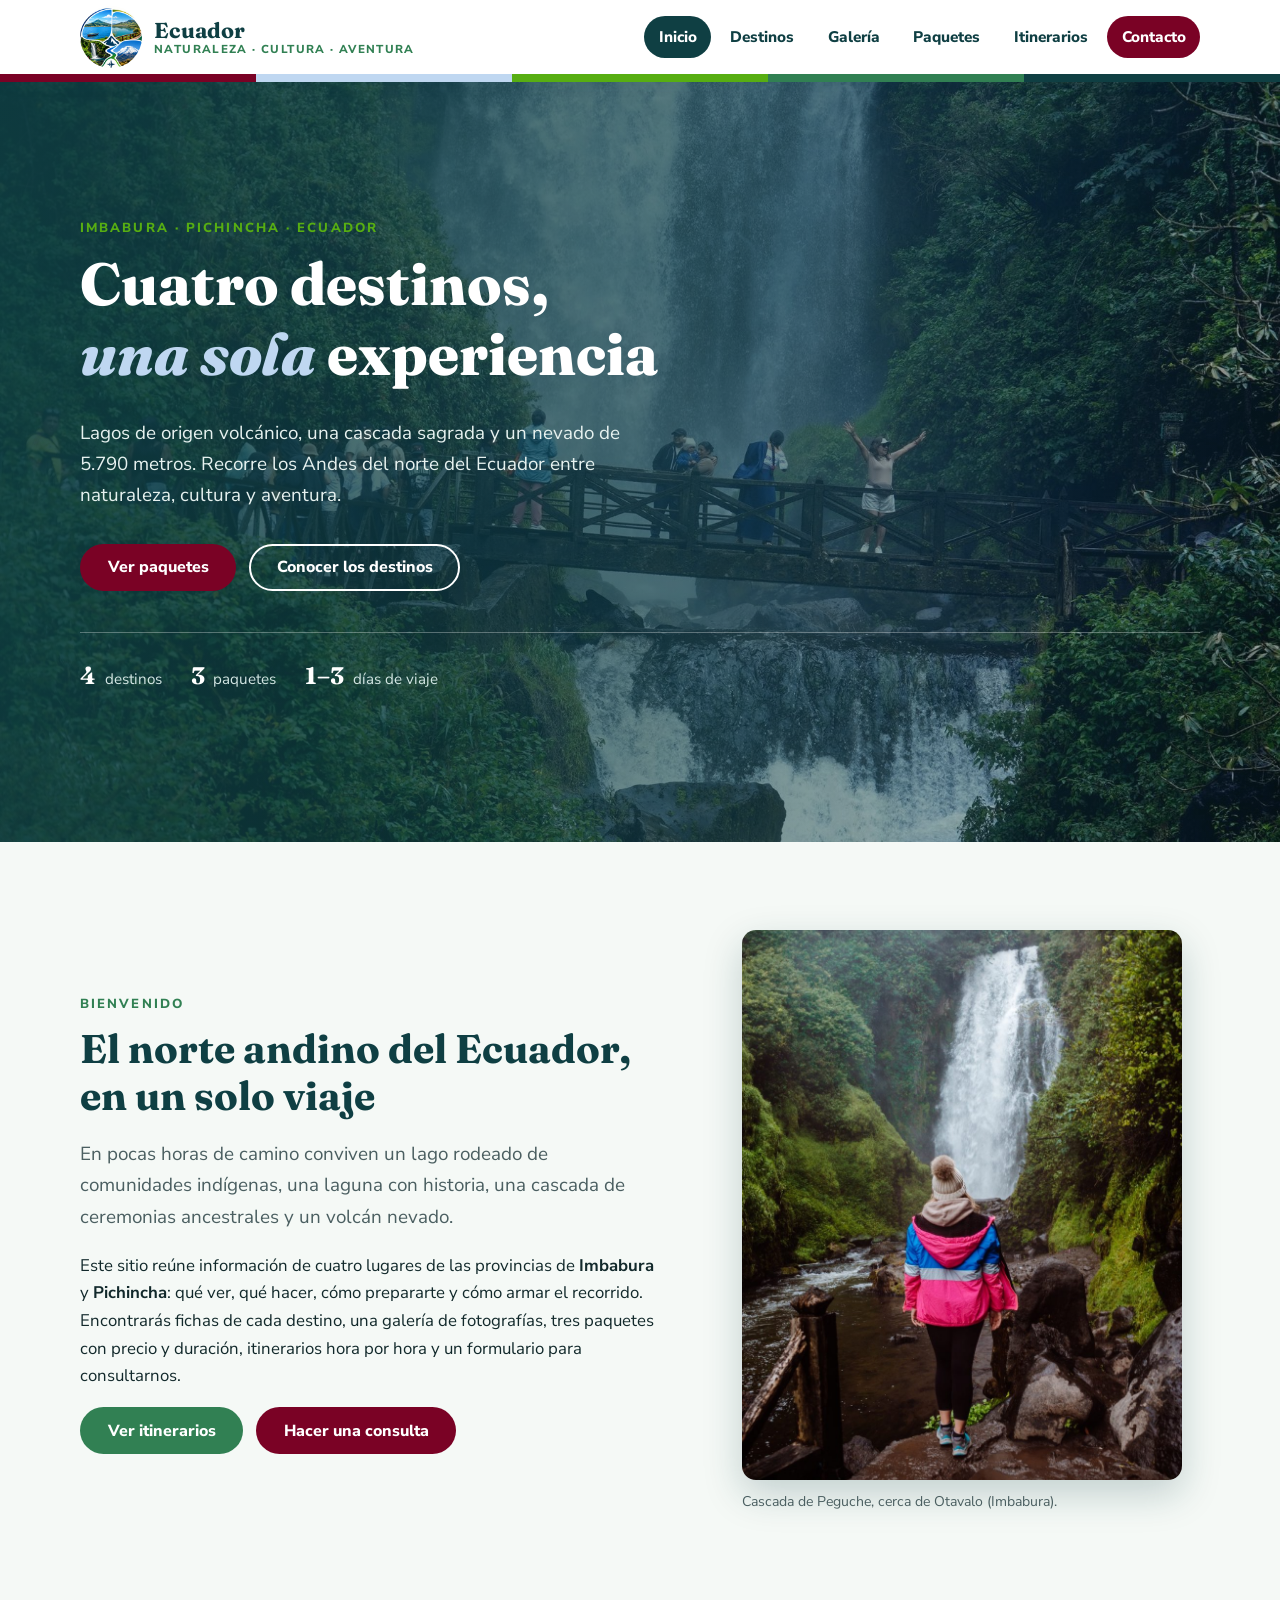
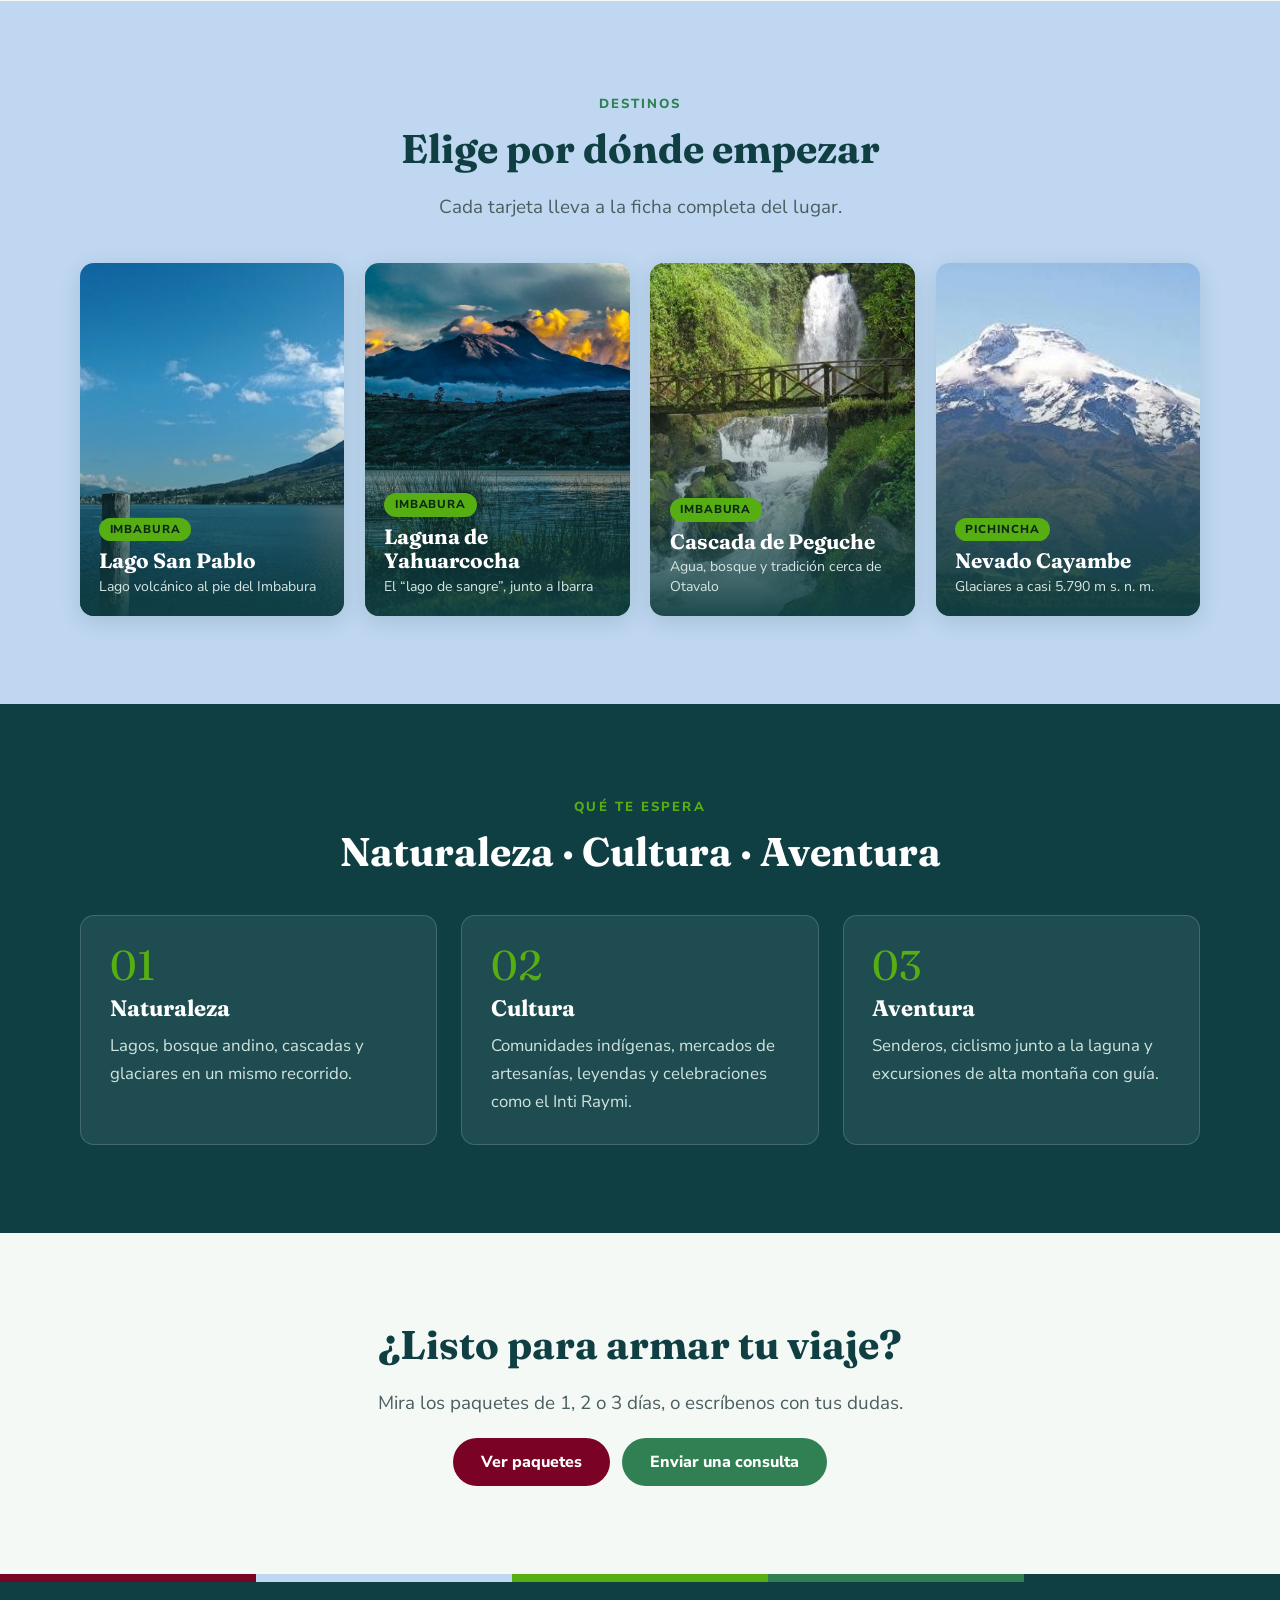
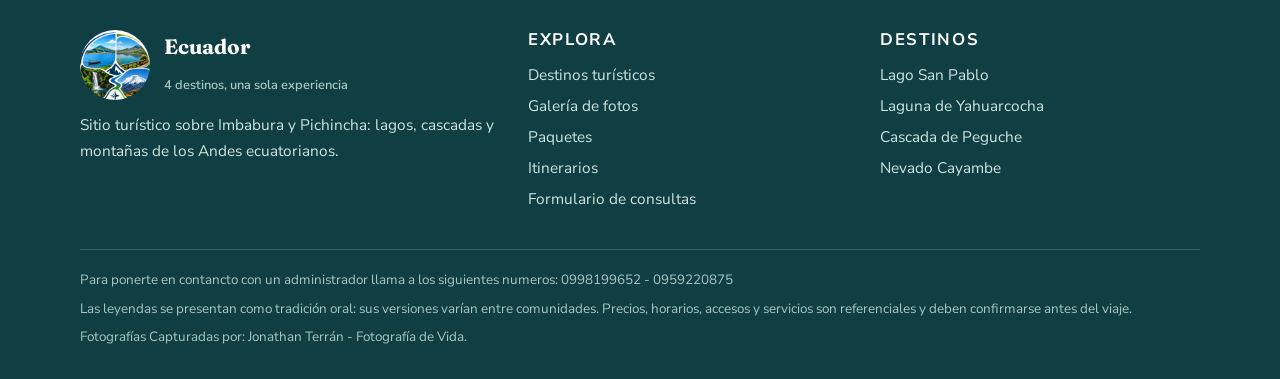
<file: index.html>
<!DOCTYPE html>
<html lang="es">
<head>
  <meta charset="UTF-8">
  <meta name="viewport" content="width=device-width, initial-scale=1">
  <title>Ecuador: 4 destinos, una sola experiencia</title>
  <meta name="description" content="Sitio turístico de Imbabura y Pichincha: Lago San Pablo, Laguna de Yahuarcocha, Cascada de Peguche y Nevado Cayambe.">
  <meta name="theme-color" content="#0f3f43">
  <link rel="icon" type="image/png" href="img/favicon.png">
  <link rel="preconnect" href="https://fonts.googleapis.com">
  <link rel="preconnect" href="https://fonts.gstatic.com" crossorigin>
  <link rel="stylesheet" href="https://fonts.googleapis.com/css2?family=Fraunces:opsz,wght@9..144,600;9..144,700;9..144,800&amp;family=Nunito+Sans:wght@400;600;800&amp;display=swap">
  <link rel="stylesheet" href="css/styles.css">
</head><body id="inicio">
  <a class="saltar" href="#contenido">Saltar al contenido</a>

  <header class="cabecera">
    <div class="contenedor">
      <a class="marca" href="index.html" aria-label="Ecuador, 4 destinos: ir al inicio">
        <img src="img/emblema.jpg" alt="" width="62" height="62">
        <span class="marca-texto"><strong>Ecuador</strong><span>Naturaleza · Cultura · Aventura</span></span>
      </a>

      <!-- Menú móvil -->
      <input type="checkbox" id="menu-check" class="menu-check" aria-label="Abrir o cerrar el menú">
      <label for="menu-check" class="hamburguesa" aria-hidden="true"><span></span></label>

      <nav class="menu" aria-label="Navegación principal">
      <ul>
        <li><a href="index.html" aria-current="page">Inicio</a></li>
        <li><a href="destinos.html">Destinos</a></li>
        <li><a href="galeria.html">Galería</a></li>
        <li><a href="paquetes.html">Paquetes</a></li>
        <li><a href="itinerarios.html">Itinerarios</a></li>
        <li><a href="contacto.html" class="menu-cta">Contacto</a></li>
      </ul>
      </nav>
    </div>
    <div class="franja" aria-hidden="true"></div>
  </header>

  <main id="contenido">

    <!--  1. INICIO: presentación  -->
    <section class="hero" aria-labelledby="titulo-hero">
      <div class="contenedor">
        <span class="sobretitulo">Imbabura · Pichincha · Ecuador</span>
        <h1 id="titulo-hero">Cuatro destinos, <em>una sola</em> experiencia</h1>
        <p class="lead">Lagos de origen volcánico, una cascada sagrada y un nevado de 5.790 metros. Recorre los Andes del norte del Ecuador entre naturaleza, cultura y aventura.</p>
        <div class="grupo-botones">
          <a class="boton boton-principal" href="paquetes.html">Ver paquetes</a>
          <a class="boton boton-borde" href="destinos.html">Conocer los destinos</a>
        </div>
        <div class="hero-datos" aria-label="Resumen del sitio">
          <span><strong>4</strong> destinos</span>
          <span><strong>3</strong> paquetes</span>
          <span><strong>1–3</strong> días de viaje</span>
        </div>
      </div>
    </section>

    <section class="seccion" aria-labelledby="t-presenta">
      <div class="contenedor presentacion">
        <div>
          <span class="sobretitulo">Bienvenido</span>
          <h2 id="t-presenta">El norte andino del Ecuador, en un solo viaje</h2>
          <p class="lead">En pocas horas de camino conviven un lago rodeado de comunidades indígenas, una laguna con historia, una cascada de ceremonias ancestrales y un volcán nevado.</p>
          <p>Este sitio reúne información de cuatro lugares de las provincias de <strong>Imbabura</strong> y <strong>Pichincha</strong>: qué ver, qué hacer, cómo prepararte y cómo armar el recorrido. Encontrarás fichas de cada destino, una galería de fotografías, tres paquetes con precio y duración, itinerarios hora por hora y un formulario para consultarnos.</p>
          <div class="grupo-botones">
            <a class="boton boton-verde" href="itinerarios.html">Ver itinerarios</a>
            <a class="boton boton-principal" href="contacto.html">Hacer una consulta</a>
          </div>
        </div>
        <figure>
          <img src="img/peguche-3.jpg" alt="Visitante frente a la Cascada de Peguche, rodeada de vegetación andina y neblina" width="900" height="1350">
          <figcaption>Cascada de Peguche, cerca de Otavalo (Imbabura).</figcaption>
        </figure>
      </div>
    </section>

    <!--Destinos (vista rápida)  -->
    <section class="seccion celeste" aria-labelledby="t-destinos">
      <div class="contenedor">
        <div class="encabezado-seccion centro">
          <span class="sobretitulo">Destinos</span>
          <h2 id="t-destinos">Elige por dónde empezar</h2>
          <p class="lead">Cada tarjeta lleva a la ficha completa del lugar.</p>
        </div>
        <div class="rejilla-destinos">
          <a class="tarjeta-destino" href="destinos.html#san-pablo">
            <img src="img/sanpablo-1.jpg" alt="Lago San Pablo con el volcán Imbabura al fondo" width="680" height="382" loading="lazy">
            <div class="cuerpo"><span class="etiqueta">Imbabura</span><h3>Lago San Pablo</h3><small>Lago volcánico al pie del Imbabura</small></div>
          </a>
          <a class="tarjeta-destino" href="destinos.html#yahuarcocha">
            <img src="img/yahuarcocha-3.jpg" alt="Montaña al atardecer con nubes doradas sobre la laguna de Yahuarcocha" width="736" height="928" loading="lazy">
            <div class="cuerpo"><span class="etiqueta">Imbabura</span><h3>Laguna de Yahuarcocha</h3><small>El “lago de sangre”, junto a Ibarra</small></div>
          </a>
          <a class="tarjeta-destino" href="destinos.html#peguche">
            <img src="img/peguche-1.jpg" alt="Cascada de Peguche con puente de madera entre la vegetación" width="653" height="488" loading="lazy">
            <div class="cuerpo"><span class="etiqueta">Imbabura</span><h3>Cascada de Peguche</h3><small>Agua, bosque y tradición cerca de Otavalo</small></div>
          </a>
          <a class="tarjeta-destino" href="destinos.html#cayambe">
            <img src="img/cayambe-2.jpg" alt="Nevado Cayambe con su cumbre cubierta de nieve" width="610" height="327" loading="lazy">
            <div class="cuerpo"><span class="etiqueta">Pichincha</span><h3>Nevado Cayambe</h3><small>Glaciares a casi 5.790 m s. n. m.</small></div>
          </a>
        </div>
      </div>
    </section>



    <section class="seccion oscura" aria-labelledby="t-pilares">
      <div class="contenedor">
        <div class="encabezado-seccion centro">
          <span class="sobretitulo">Qué te espera</span>
          <h2 id="t-pilares">Naturaleza · Cultura · Aventura</h2>
        </div>
        <div class="pilares">
          <div class="pilar"><div class="num">01</div><h3>Naturaleza</h3><p>Lagos, bosque andino, cascadas y glaciares en un mismo recorrido.</p></div>
          <div class="pilar"><div class="num">02</div><h3>Cultura</h3><p>Comunidades indígenas, mercados de artesanías, leyendas y celebraciones como el Inti Raymi.</p></div>
          <div class="pilar"><div class="num">03</div><h3>Aventura</h3><p>Senderos, ciclismo junto a la laguna y excursiones de alta montaña con guía.</p></div>
        </div>
      </div>
    </section>

    <section class="seccion llamado" aria-labelledby="t-llamado">
      <div class="contenedor">
        <h2 id="t-llamado">¿Listo para armar tu viaje?</h2>
        <p class="lead">Mira los paquetes de 1, 2 o 3 días, o escríbenos con tus dudas.</p>
        <div class="grupo-botones">
          <a class="boton boton-principal" href="paquetes.html">Ver paquetes</a>
          <a class="boton boton-verde" href="contacto.html">Enviar una consulta</a>
        </div>
      </div>
    </section>
  </main>

  <footer class="pie">
    <div class="franja" aria-hidden="true" style="margin-top:-3rem;margin-bottom:3rem"></div>
    <div class="contenedor">
      <div class="pie-grid">
        <div>
          <div class="pie-logo">
            <img src="img/emblema.jpg" alt="" width="70" height="70">
            <strong>Ecuador<br><small style="font-family:var(--f-texto);font-size:.8rem;font-weight:600;color:#a9c7c2">4 destinos, una sola experiencia</small></strong>
          </div>
          <p>Sitio turístico sobre Imbabura y Pichincha: lagos, cascadas y montañas de los Andes ecuatorianos.</p>
        </div>
        <div>
          <h2>Explora</h2>
          <ul>
            <li><a href="destinos.html">Destinos turísticos</a></li>
            <li><a href="galeria.html">Galería de fotos</a></li>
            <li><a href="paquetes.html">Paquetes</a></li>
            <li><a href="itinerarios.html">Itinerarios</a></li>
            <li><a href="contacto.html">Formulario de consultas</a></li>
          </ul>
        </div>
        <div>
          <h2>Destinos</h2>
          <ul>
            <li><a href="destinos.html#san-pablo">Lago San Pablo</a></li>
            <li><a href="destinos.html#yahuarcocha">Laguna de Yahuarcocha</a></li>
            <li><a href="destinos.html#peguche">Cascada de Peguche</a></li>
            <li><a href="destinos.html#cayambe">Nevado Cayambe</a></li>
          </ul>
        </div>
      </div>
      <div class="pie-legal">
        <p>Para ponerte en contancto con un administrador llama a los siguientes numeros: 0998199652 - 0959220875 </p>
        <p>Las leyendas se presentan como tradición oral: sus versiones varían entre comunidades. Precios, horarios, accesos y servicios son referenciales y deben confirmarse antes del viaje.</p>
        <p>Fotografías Capturadas por: Jonathan Terrán - Fotografía de Vida.</p>
      </div>
    </div>
  </footer>
</body>
</html>
</file>
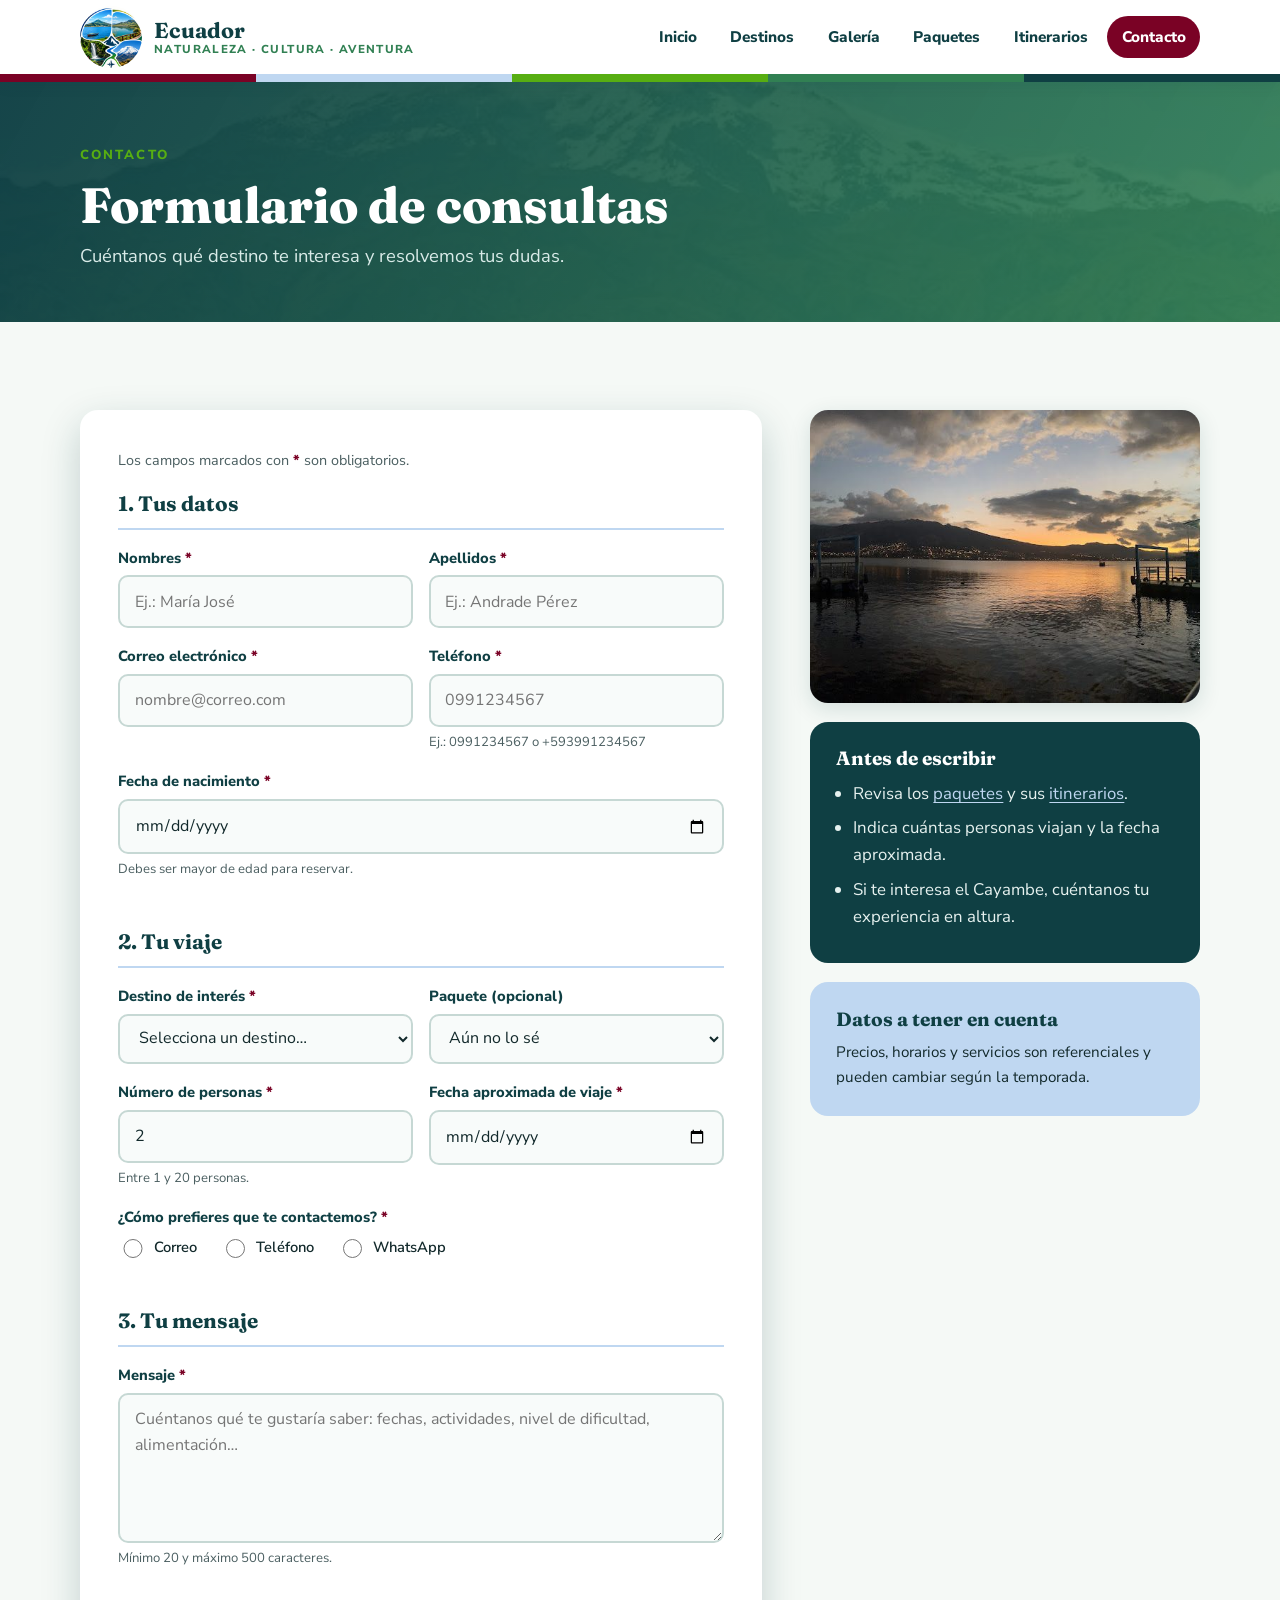
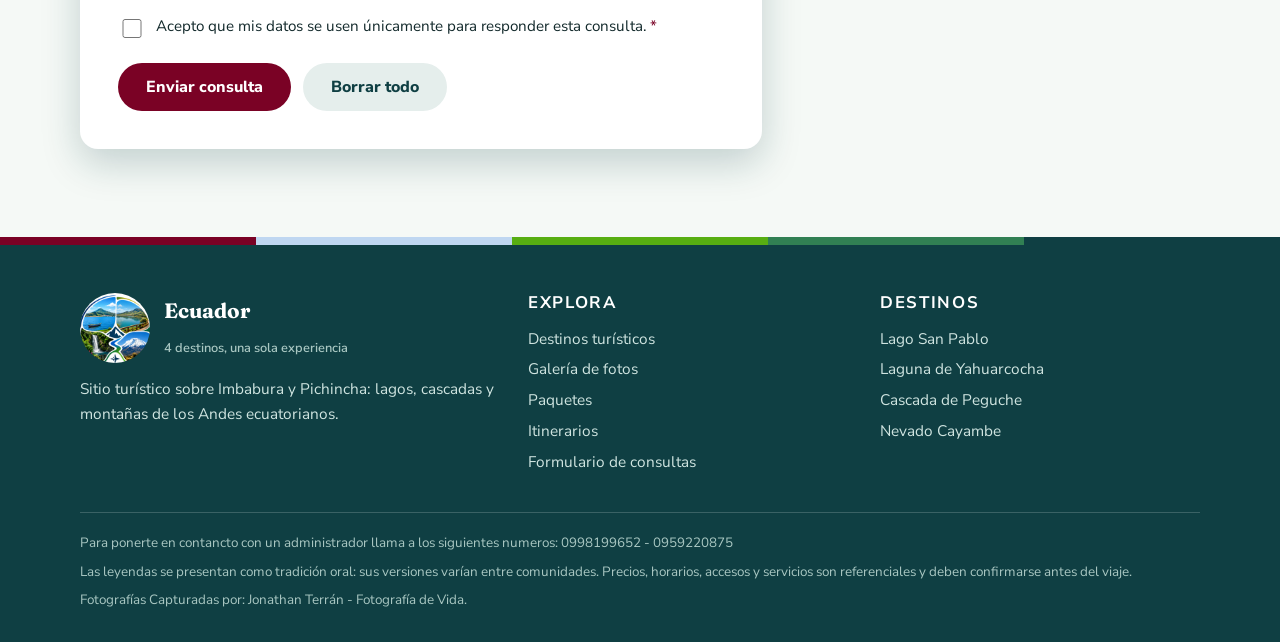
<file: contacto.html>
<!DOCTYPE html>
<html lang="es">
<head>
  <meta charset="UTF-8">
  <meta name="viewport" content="width=device-width, initial-scale=1">
  <title>Formulario de consultas | Ecuador: 4 destinos</title>
  <meta name="description" content="Envía tu consulta: datos personales, destino de interés y mensaje.">
  <meta name="theme-color" content="#0f3f43">
  <link rel="icon" type="image/png" href="img/favicon.png">
  <link rel="preconnect" href="https://fonts.googleapis.com">
  <link rel="preconnect" href="https://fonts.gstatic.com" crossorigin>
  <link rel="stylesheet" href="https://fonts.googleapis.com/css2?family=Fraunces:opsz,wght@9..144,600;9..144,700;9..144,800&amp;family=Nunito+Sans:wght@400;600;800&amp;display=swap">
  <link rel="stylesheet" href="css/styles.css">
</head><body id="inicio">
  <a class="saltar" href="#contenido">Saltar al contenido</a>

  <header class="cabecera">
    <div class="contenedor">
      <a class="marca" href="index.html" aria-label="Ecuador, 4 destinos: ir al inicio">
        <img src="img/emblema.jpg" alt="" width="62" height="62">
        <span class="marca-texto"><strong>Ecuador</strong><span>Naturaleza · Cultura · Aventura</span></span>
      </a>

      <!-- Menú -->
      <input type="checkbox" id="menu-check" class="menu-check" aria-label="Abrir o cerrar el menú">
      <label for="menu-check" class="hamburguesa" aria-hidden="true"><span></span></label>

      <nav class="menu" aria-label="Navegación principal">
      <ul>
        <li><a href="index.html">Inicio</a></li>
        <li><a href="destinos.html">Destinos</a></li>
        <li><a href="galeria.html">Galería</a></li>
        <li><a href="paquetes.html">Paquetes</a></li>
        <li><a href="itinerarios.html">Itinerarios</a></li>
        <li><a href="contacto.html" class="menu-cta" aria-current="page">Contacto</a></li>
      </ul>
      </nav>
    </div>
    <div class="franja" aria-hidden="true"></div>
  </header>

  <main id="contenido">
    <section class="cabecera-pagina">
      <div class="contenedor">
        <span class="sobretitulo">Contacto</span>
        <h1>Formulario de consultas</h1>
        <p>Cuéntanos qué destino te interesa y resolvemos tus dudas.</p>
      </div>
    </section>

    <section class="seccion">
      <div class="contenedor contacto-grid">

        <form class="consulta" action="gracias.html" method="get" aria-labelledby="t-form">
          <h2 class="solo-lectores" id="t-form">Formulario de consulta</h2>
          <p style="font-size:.9rem;color:var(--gris)">Los campos marcados con <span style="color:var(--guinda);font-weight:800">*</span> son obligatorios.</p>

          <fieldset>
            <legend>1. Tus datos</legend>
            <div class="fila">
              <div class="campo">
                <label for="nombres">Nombres <span class="req">*</span></label>
                <input type="text" id="nombres" name="nombres" required minlength="2" maxlength="40"
                       pattern="[A-Za-zÁÉÍÓÚÜÑáéíóúüñ ]{2,40}" autocomplete="given-name" placeholder="Ej.: María José"
                       title="Solo letras y espacios (2 a 40 caracteres)">
                <span class="error">Escribe tu nombre usando solo letras.</span>
              </div>
              <div class="campo">
                <label for="apellidos">Apellidos <span class="req">*</span></label>
                <input type="text" id="apellidos" name="apellidos" required minlength="2" maxlength="40"
                       pattern="[A-Za-zÁÉÍÓÚÜÑáéíóúüñ ]{2,40}" autocomplete="family-name" placeholder="Ej.: Andrade Pérez"
                       title="Solo letras y espacios (2 a 40 caracteres)">
                <span class="error">Escribe tus apellidos usando solo letras.</span>
              </div>
            </div>
            <div class="fila">
              <div class="campo">
                <label for="correo">Correo electrónico <span class="req">*</span></label>
                <input type="email" id="correo" name="correo" required maxlength="80"
                       autocomplete="email" placeholder="nombre@correo.com">
                <span class="error">Ingresa un correo válido, por ejemplo nombre@correo.com.</span>
              </div>
              <div class="campo">
                <label for="telefono">Teléfono <span class="req">*</span></label>
                <input type="tel" id="telefono" name="telefono" required
                       pattern="(09[0-9]{8}|\+?[0-9]{7,15})" inputmode="tel" autocomplete="tel"
                       placeholder="0991234567" title="Celular ecuatoriano de 10 dígitos (09XXXXXXXX) o número internacional de 7 a 15 dígitos">
                <small>Ej.: 0991234567 o +593991234567</small>
                <span class="error">Ingresa un teléfono válido (solo números).</span>
              </div>
            </div>
            <div class="campo">
              <label for="nacimiento">Fecha de nacimiento <span class="req">*</span></label>
              <input type="date" id="nacimiento" name="nacimiento" required min="1920-01-01" max="2008-12-31" autocomplete="bday">
              <small>Debes ser mayor de edad para reservar.</small>
              <span class="error">Ingresa una fecha válida (mayor de edad).</span>
            </div>
          </fieldset>

          <fieldset>
            <legend>2. Tu viaje</legend>
            <div class="fila">
              <div class="campo">
                <label for="destino">Destino de interés <span class="req">*</span></label>
                <select id="destino" name="destino" required>
                  <option value="" selected disabled>Selecciona un destino…</option>
                  <option value="san-pablo">Lago San Pablo</option>
                  <option value="yahuarcocha">Laguna de Yahuarcocha</option>
                  <option value="peguche">Cascada de Peguche</option>
                  <option value="cayambe">Nevado Cayambe</option>
                  <option value="varios">Varios / todos los destinos</option>
                </select>
                <span class="error">Elige un destino.</span>
              </div>
              <div class="campo">
                <label for="paquete">Paquete (opcional)</label>
                <select id="paquete" name="paquete">
                  <option value="">Aún no lo sé</option>
                  <option value="lagos-cascada">Lagos y Cascada · 1 día · $39</option>
                  <option value="imbabura-esencial">Imbabura Esencial · 2 días · $99</option>
                  <option value="aventura-andina">Aventura Andina · 3 días · $189</option>
                </select>
              </div>
            </div>
            <div class="fila">
              <div class="campo">
                <label for="personas">Número de personas <span class="req">*</span></label>
                <input type="number" id="personas" name="personas" required min="1" max="20" step="1" value="2">
                <small>Entre 1 y 20 personas.</small>
                <span class="error">Indica un número entre 1 y 20.</span>
              </div>
              <div class="campo">
                <label for="fecha">Fecha aproximada de viaje <span class="req">*</span></label>
                <input type="date" id="fecha" name="fecha" required min="2026-11-01" max="2027-12-31">
                <span class="error">Elige una fecha entre noviembre de 2026 y diciembre de 2027.</span>
              </div>
            </div>
            <div class="campo">
              <span class="etiqueta-grupo" id="lbl-contacto">¿Cómo prefieres que te contactemos? <span class="req">*</span></span>
              <div class="opciones" role="radiogroup" aria-labelledby="lbl-contacto">
                <label><input type="radio" name="medio" value="correo" required> Correo</label>
                <label><input type="radio" name="medio" value="telefono"> Teléfono</label>
                <label><input type="radio" name="medio" value="whatsapp"> WhatsApp</label>
              </div>
            </div>
          </fieldset>

          <fieldset>
            <legend>3. Tu mensaje</legend>
            <div class="campo">
              <label for="mensaje">Mensaje <span class="req">*</span></label>
              <textarea id="mensaje" name="mensaje" required minlength="20" maxlength="500"
                        placeholder="Cuéntanos qué te gustaría saber: fechas, actividades, nivel de dificultad, alimentación…"></textarea>
              <small>Mínimo 20 y máximo 500 caracteres.</small>
              <span class="error">El mensaje debe tener entre 20 y 500 caracteres.</span>
            </div>
          </fieldset>

          <label class="acepto">
            <input type="checkbox" name="acepto" value="si" required>
            <span>Acepto que mis datos se usen únicamente para responder esta consulta. <span class="req" style="color:var(--guinda)">*</span></span>
          </label>

          <div class="acciones-form">
            <button type="submit" class="boton boton-principal">Enviar consulta</button>
            <button type="reset" class="boton boton-gris">Borrar todo</button>
          </div>
        </form>

        <aside class="lateral" aria-label="Información adicional">
          <img src="img/sanpablo-2.jpg" alt="Atardecer sobre el lago San Pablo" width="680" height="413" loading="lazy">
          <div class="caja">
            <h3>Antes de escribir</h3>
            <ul>
              <li>Revisa los <a href="paquetes.html" style="color:var(--celeste)">paquetes</a> y sus <a href="itinerarios.html" style="color:var(--celeste)">itinerarios</a>.</li>
              <li>Indica cuántas personas viajan y la fecha aproximada.</li>
              <li>Si te interesa el Cayambe, cuéntanos tu experiencia en altura.</li>
            </ul>
          </div>
          <div class="caja clara">
            <h3>Datos a tener en cuenta</h3>
            <p style="margin:0;font-size:.95rem">Precios, horarios y servicios son referenciales y pueden cambiar según la temporada.</p>
          </div>
        </aside>
      </div>
    </section>
  </main>

  <footer class="pie">
    <div class="franja" aria-hidden="true" style="margin-top:-3rem;margin-bottom:3rem"></div>
    <div class="contenedor">
      <div class="pie-grid">
        <div>
          <div class="pie-logo">
            <img src="img/emblema.jpg" alt="" width="70" height="70">
            <strong>Ecuador<br><small style="font-family:var(--f-texto);font-size:.8rem;font-weight:600;color:#a9c7c2">4 destinos, una sola experiencia</small></strong>
          </div>
          <p>Sitio turístico sobre Imbabura y Pichincha: lagos, cascadas y montañas de los Andes ecuatorianos.</p>
        </div>
        <div>
          <h2>Explora</h2>
          <ul>
            <li><a href="destinos.html">Destinos turísticos</a></li>
            <li><a href="galeria.html">Galería de fotos</a></li>
            <li><a href="paquetes.html">Paquetes</a></li>
            <li><a href="itinerarios.html">Itinerarios</a></li>
            <li><a href="contacto.html">Formulario de consultas</a></li>
          </ul>
        </div>
        <div>
          <h2>Destinos</h2>
          <ul>
            <li><a href="destinos.html#san-pablo">Lago San Pablo</a></li>
            <li><a href="destinos.html#yahuarcocha">Laguna de Yahuarcocha</a></li>
            <li><a href="destinos.html#peguche">Cascada de Peguche</a></li>
            <li><a href="destinos.html#cayambe">Nevado Cayambe</a></li>
          </ul>
        </div>
      </div>
      <div class="pie-legal">
        <p>Para ponerte en contancto con un administrador llama a los siguientes numeros: 0998199652 - 0959220875 </p>
        <p>Las leyendas se presentan como tradición oral: sus versiones varían entre comunidades. Precios, horarios, accesos y servicios son referenciales y deben confirmarse antes del viaje.</p>
        <p>Fotografías Capturadas por: Jonathan Terrán - Fotografía de Vida.</p>
      </div>
    </div>
  </footer>
</body>
</html>
</file>
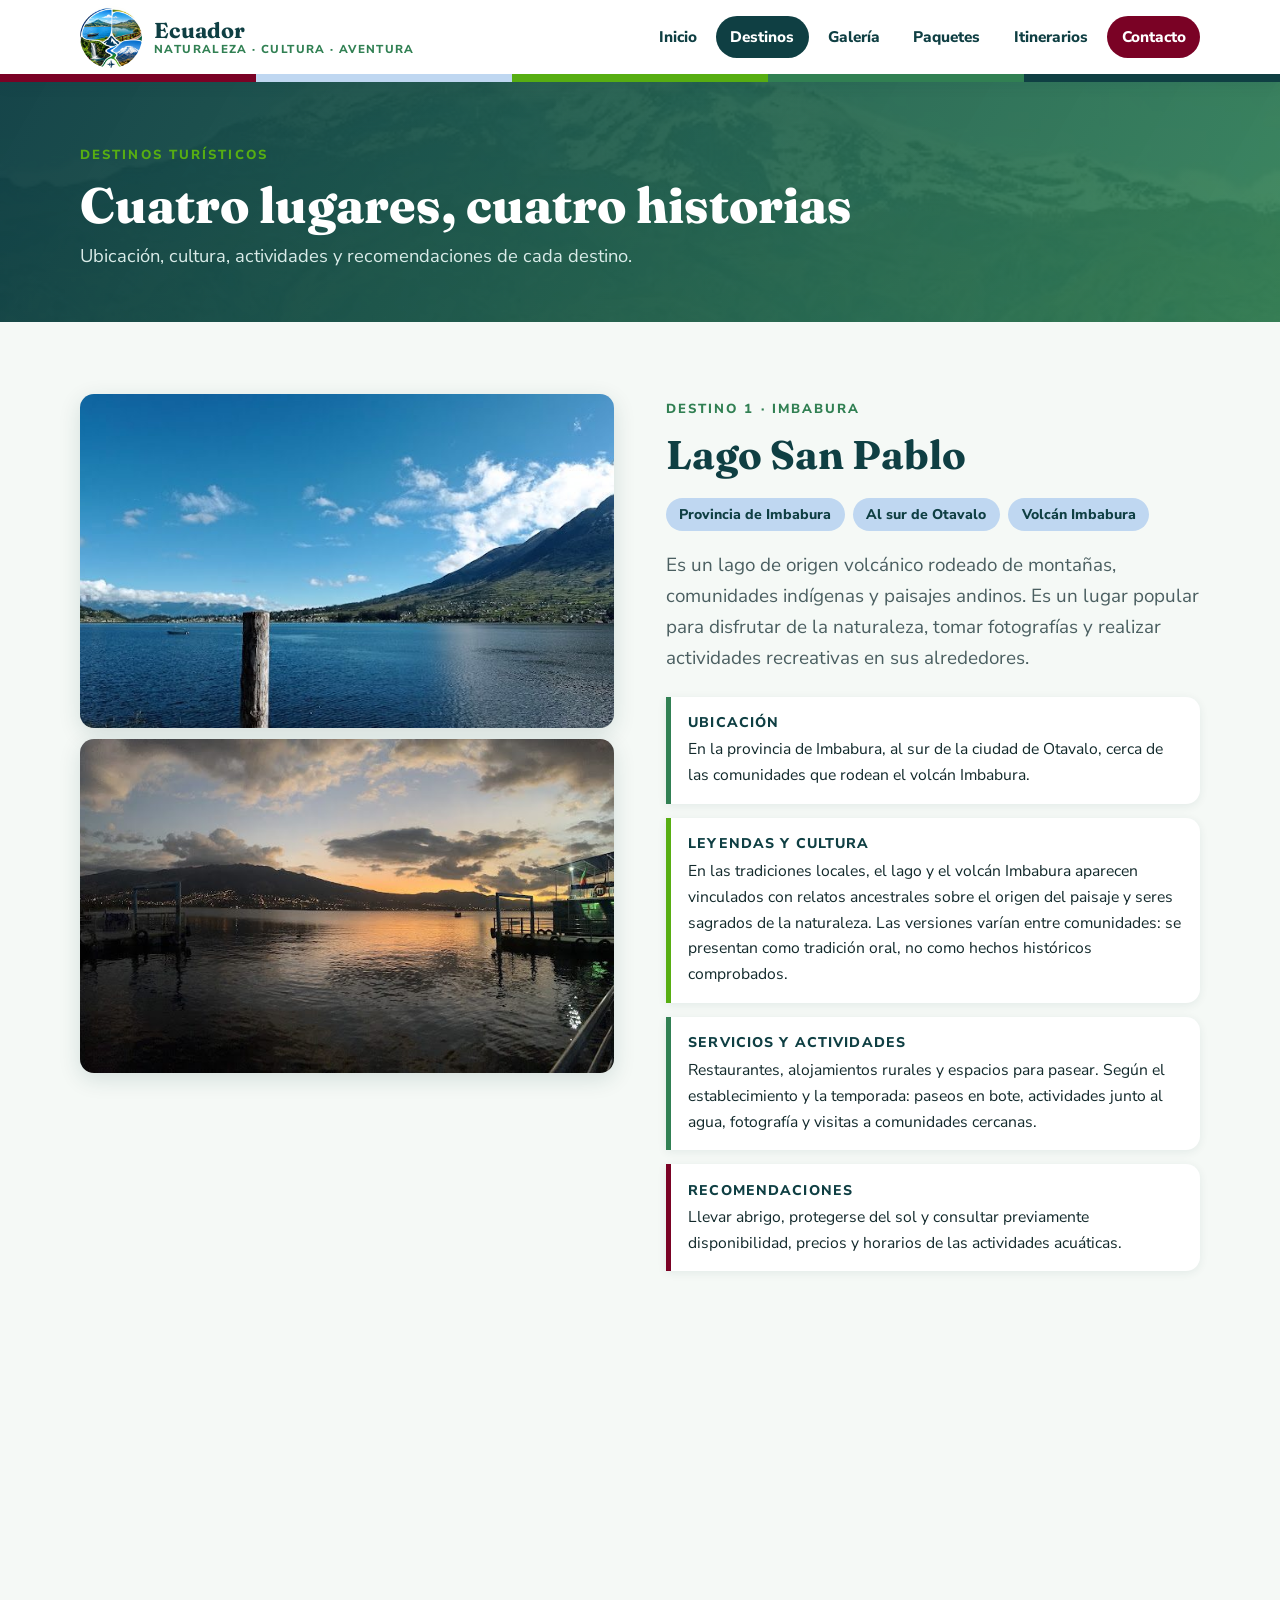
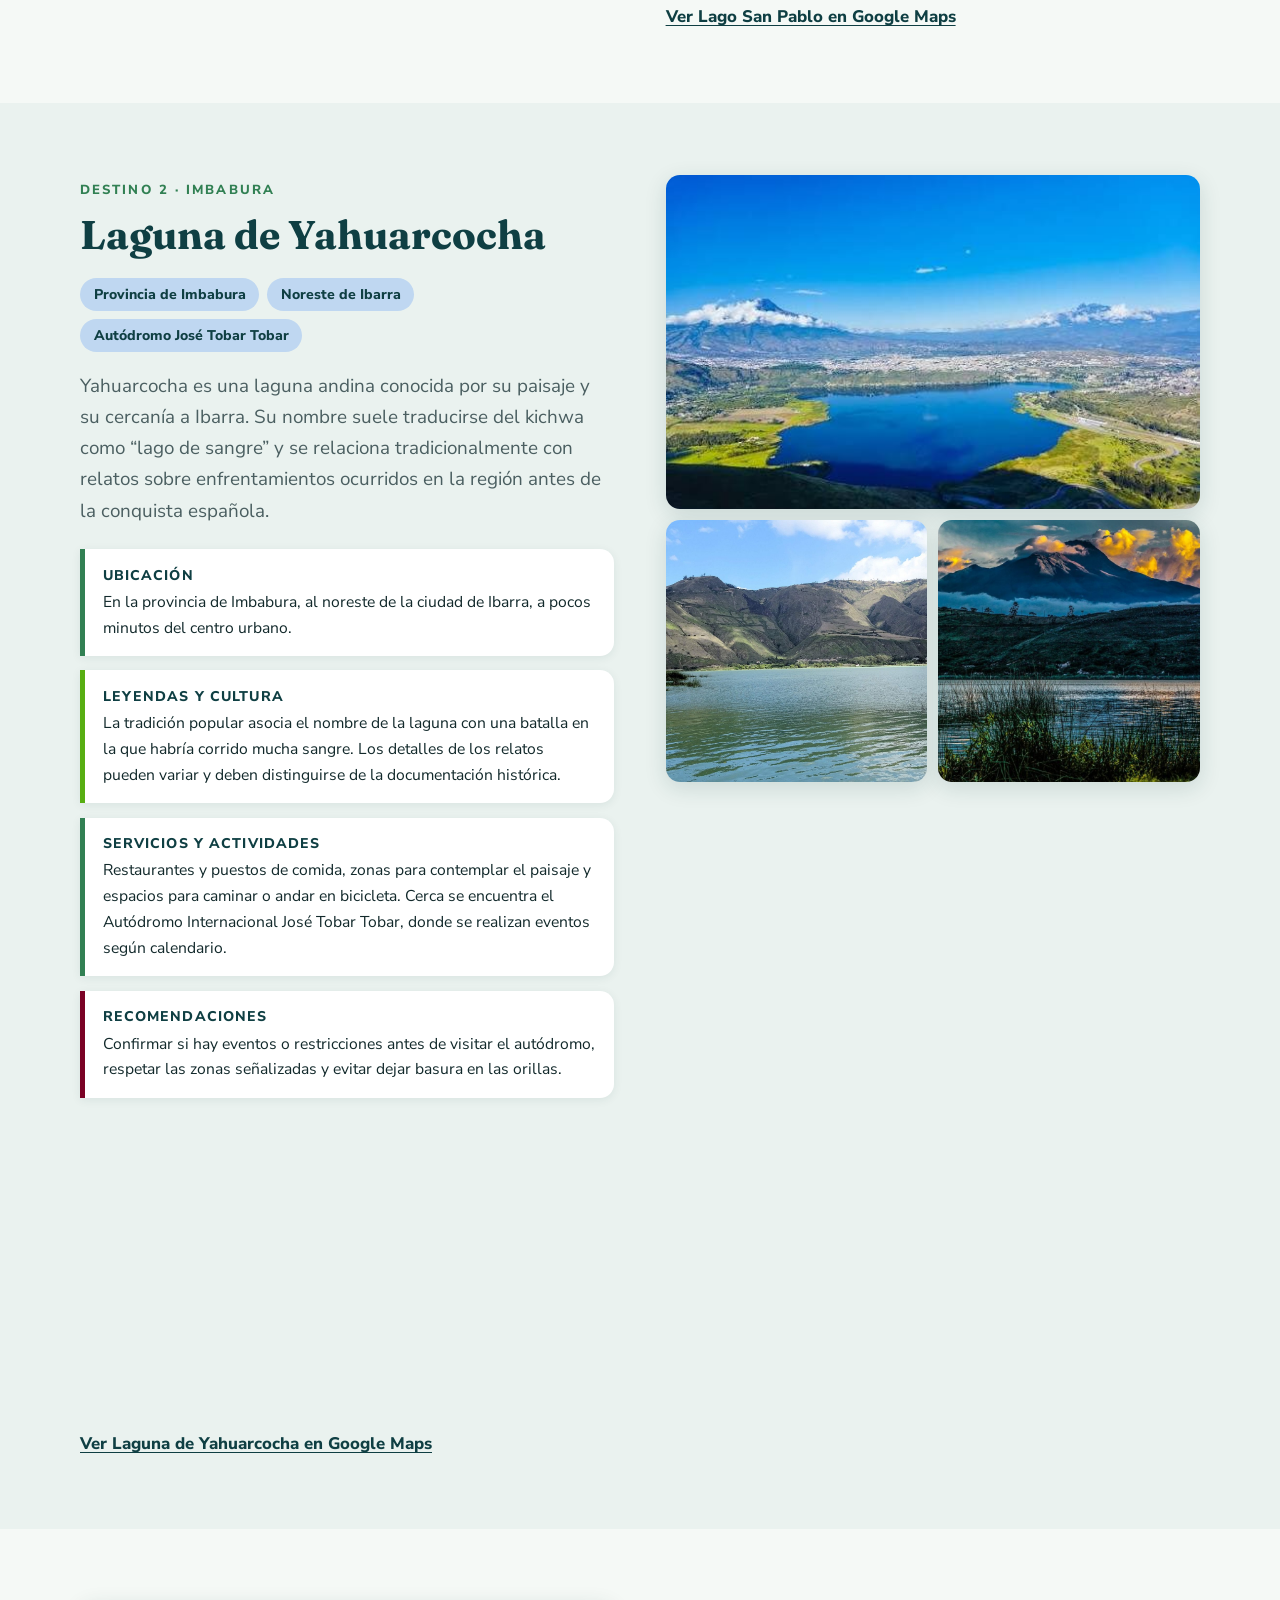
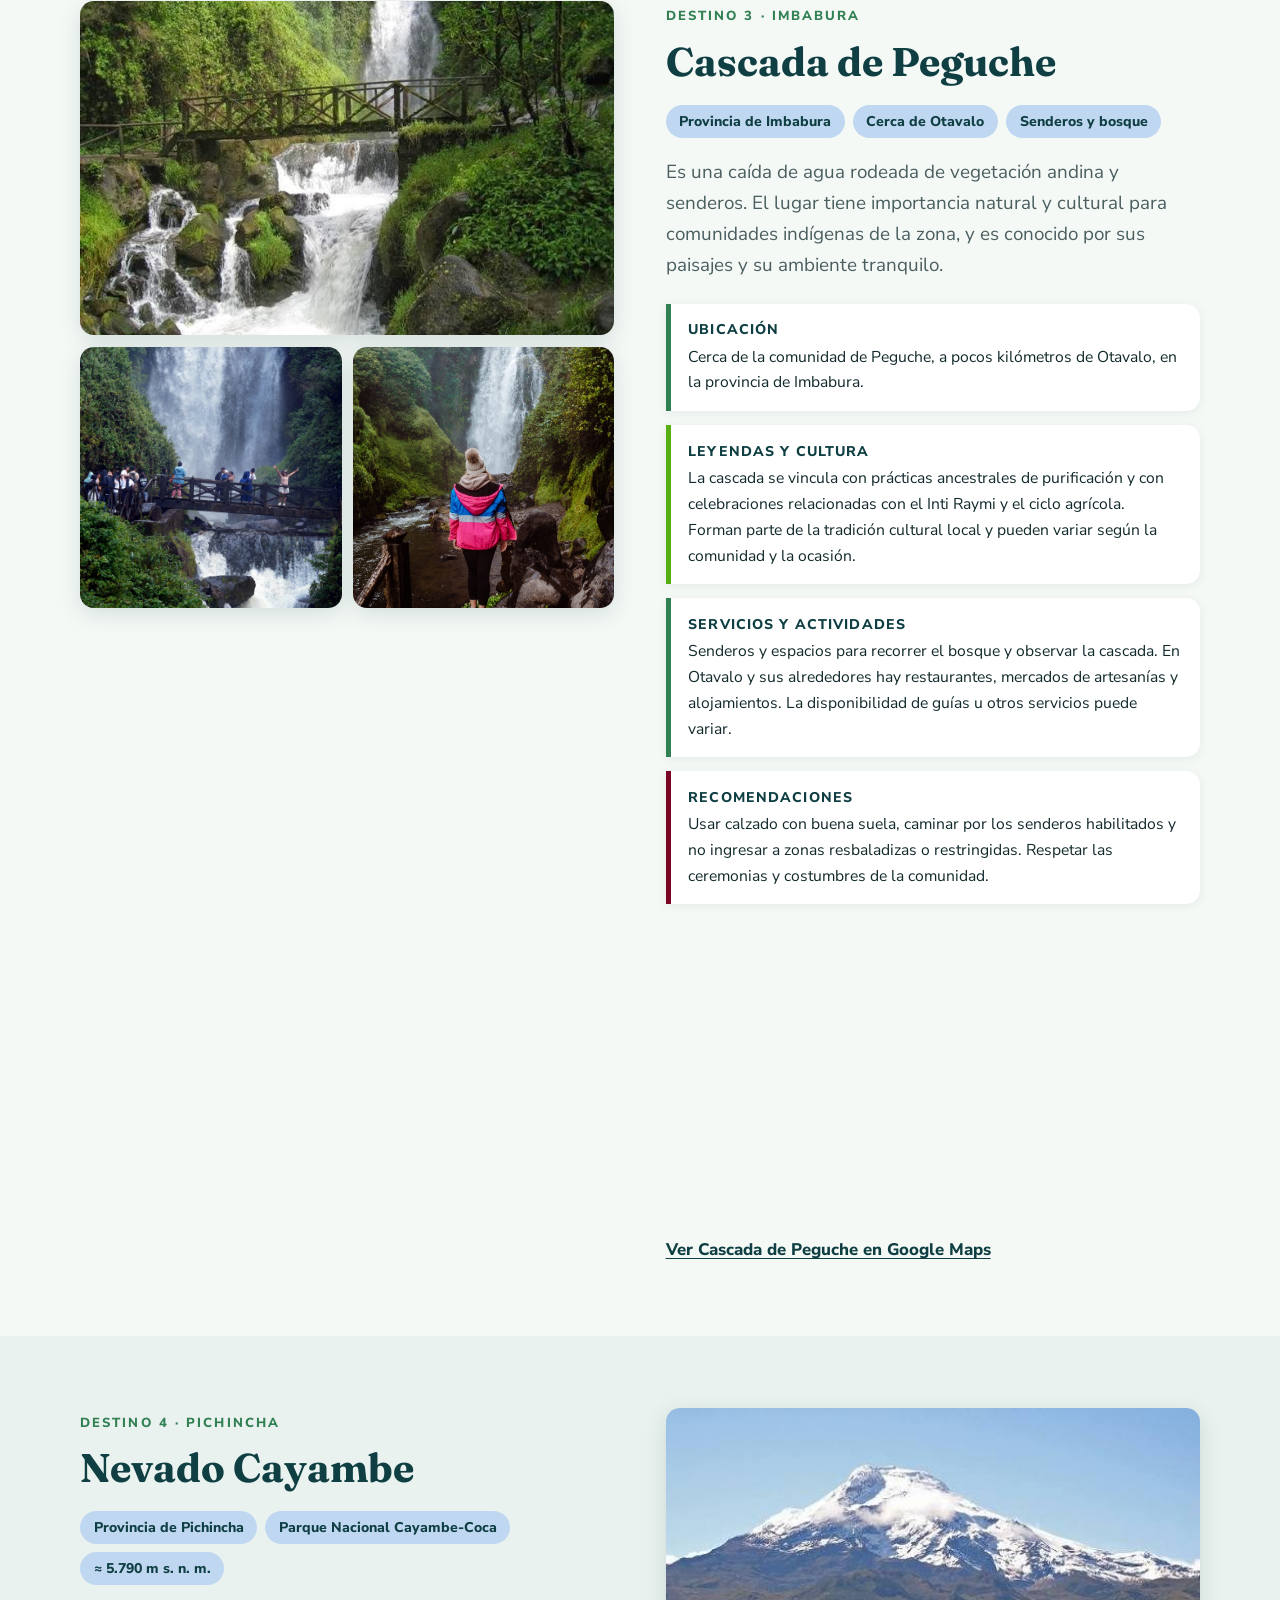
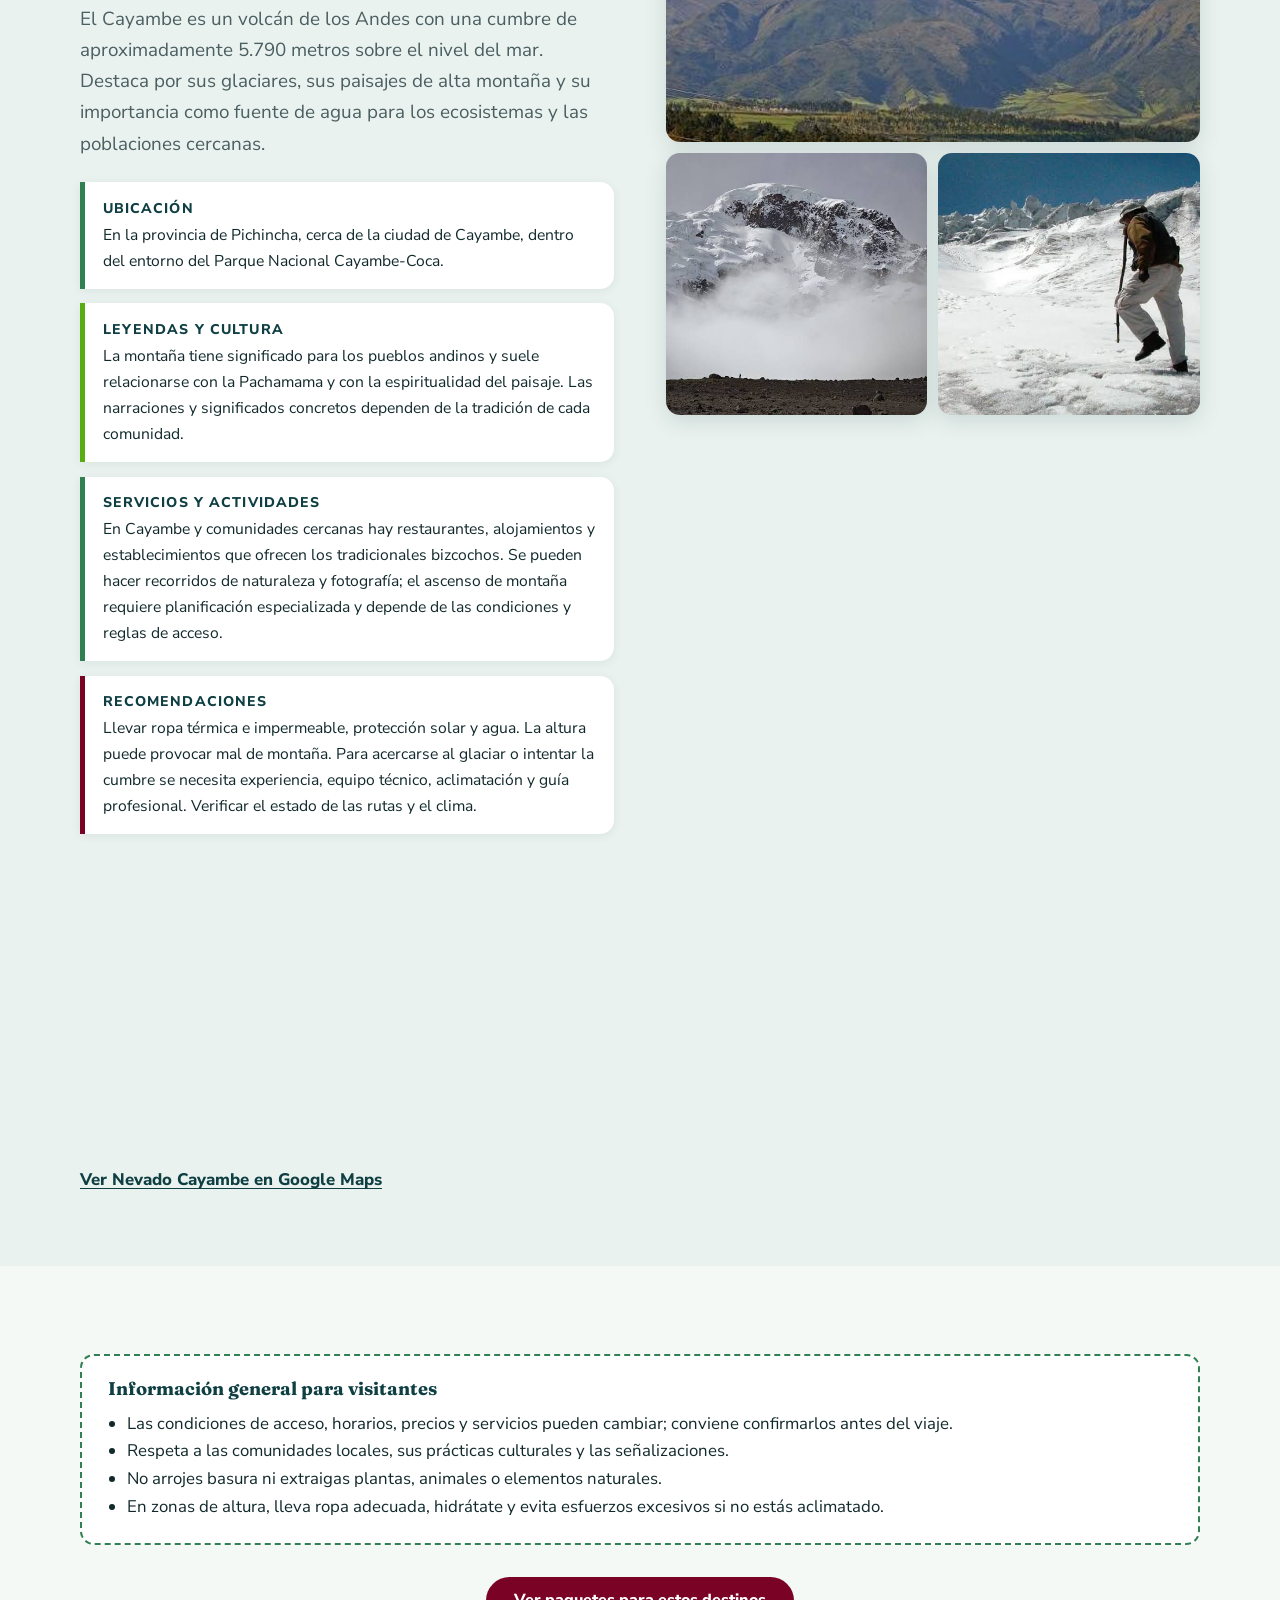
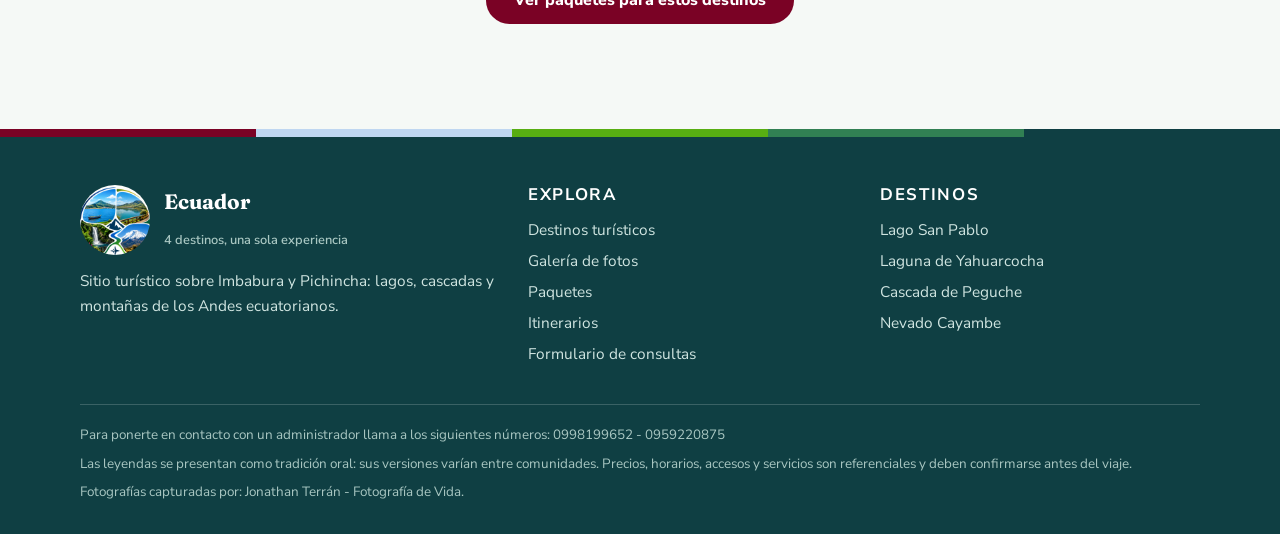
<file: destinos.html>
<!DOCTYPE html>
<html lang="es">
<head>
  <meta charset="UTF-8">
  <meta name="viewport" content="width=device-width, initial-scale=1">
  <title>Destinos turísticos | Ecuador: 4 destinos</title>
  <meta name="description" content="Fichas de Lago San Pablo, Laguna de Yahuarcocha, Cascada de Peguche y Nevado Cayambe: ubicación, cultura, actividades y recomendaciones.">
  <meta name="theme-color" content="#0f3f43">
  <link rel="icon" type="image/png" href="img/favicon.png">
  <link rel="preconnect" href="https://fonts.googleapis.com">
  <link rel="preconnect" href="https://fonts.gstatic.com" crossorigin>
  <link rel="stylesheet" href="https://fonts.googleapis.com/css2?family=Fraunces:opsz,wght@9..144,600;9..144,700;9..144,800&amp;family=Nunito+Sans:wght@400;600;800&amp;display=swap">
  <link rel="stylesheet" href="css/styles.css">
</head>
<body id="inicio">
  <a class="saltar" href="#contenido">Saltar al contenido</a>

  <header class="cabecera">
    <div class="contenedor">
      <a class="marca" href="index.html" aria-label="Ecuador, 4 destinos: ir al inicio">
        <img src="img/emblema.jpg" alt="" width="62" height="62">
        <span class="marca-texto"><strong>Ecuador</strong><span>Naturaleza · Cultura · Aventura</span></span>
      </a>

      <input type="checkbox" id="menu-check" class="menu-check" aria-label="Abrir o cerrar el menú">
      <label for="menu-check" class="hamburguesa" aria-hidden="true"><span></span></label>

      <nav class="menu" aria-label="Navegación principal">
        <ul>
          <li><a href="index.html">Inicio</a></li>
          <li><a href="destinos.html" aria-current="page">Destinos</a></li>
          <li><a href="galeria.html">Galería</a></li>
          <li><a href="paquetes.html">Paquetes</a></li>
          <li><a href="itinerarios.html">Itinerarios</a></li>
          <li><a href="contacto.html" class="menu-cta">Contacto</a></li>
        </ul>
      </nav>
    </div>
    <div class="franja" aria-hidden="true"></div>
  </header>

  <main id="contenido">
    <section class="cabecera-pagina">
      <div class="contenedor">
        <span class="sobretitulo">Destinos turísticos</span>
        <h1>Cuatro lugares, cuatro historias</h1>
        <p>Ubicación, cultura, actividades y recomendaciones de cada destino.</p>
      </div>
    </section>

    <article class="destino" id="san-pablo" aria-labelledby="h-san-pablo">
      <div class="contenedor destino-grid">
        <div class="destino-fotos">
          <img class="grande" src="img/sanpablo-1.jpg" alt="Lago San Pablo con el volcán Imbabura al fondo y un poste de madera en primer plano" width="680" height="382" loading="lazy">
          <img class="grande" src="img/sanpablo-2.jpg" alt="Atardecer en un muelle del lago San Pablo con las luces de las comunidades en la ladera" width="680" height="413" loading="lazy">
        </div>
        <div>
          <span class="sobretitulo">Destino 1 · Imbabura</span>
          <h2 id="h-san-pablo">Lago San Pablo</h2>
          <ul class="destino-datos">
            <li>Provincia de Imbabura</li>
            <li>Al sur de Otavalo</li>
            <li>Volcán Imbabura</li>
          </ul>
          <p class="lead">Es un lago de origen volcánico rodeado de montañas, comunidades indígenas y paisajes andinos. Es un lugar popular para disfrutar de la naturaleza, tomar fotografías y realizar actividades recreativas en sus alrededores.</p>
          <dl class="ficha">
            <div><dt>Ubicación</dt><dd>En la provincia de Imbabura, al sur de la ciudad de Otavalo, cerca de las comunidades que rodean el volcán Imbabura.</dd></div>
            <div class="leyenda"><dt>Leyendas y cultura</dt><dd>En las tradiciones locales, el lago y el volcán Imbabura aparecen vinculados con relatos ancestrales sobre el origen del paisaje y seres sagrados de la naturaleza. Las versiones varían entre comunidades: se presentan como tradición oral, no como hechos históricos comprobados.</dd></div>
            <div><dt>Servicios y actividades</dt><dd>Restaurantes, alojamientos rurales y espacios para pasear. Según el establecimiento y la temporada: paseos en bote, actividades junto al agua, fotografía y visitas a comunidades cercanas.</dd></div>
            <div class="alerta"><dt>Recomendaciones</dt><dd>Llevar abrigo, protegerse del sol y consultar previamente disponibilidad, precios y horarios de las actividades acuáticas.</dd></div>
          </dl>
          <div class="destino-mapa">
            <iframe
              title="Mapa del Lago San Pablo"
              src="https://maps.google.com/maps?q=Lago+San+Pablo%2C+Otavalo%2C+Ecuador&amp;output=embed"
              height="280"
              loading="lazy"
              allowfullscreen></iframe>
            <a href="https://www.google.com/maps/search/?api=1&amp;query=Lago+San+Pablo%2C+Otavalo%2C+Ecuador">
              Ver Lago San Pablo en Google Maps
            </a>
          </div>
        </div>
      </div>
    </article>

    <article class="destino" id="yahuarcocha" aria-labelledby="h-yahuarcocha">
      <div class="contenedor destino-grid">
        <div class="destino-fotos">
          <img class="grande" src="img/yahuarcocha-1.jpg" alt="Vista aérea de la laguna de Yahuarcocha junto a la ciudad de Ibarra" width="547" height="365" loading="lazy">
          <img class="chica" src="img/yahuarcocha-2.jpg" alt="Orilla de la laguna con montañas andinas al fondo" width="1000" height="1000" loading="lazy">
          <img class="chica" src="img/yahuarcocha-3.jpg" alt="Montaña con nubes doradas al atardecer y juncos en la orilla" width="736" height="928" loading="lazy">
        </div>
        <div>
          <span class="sobretitulo">Destino 2 · Imbabura</span>
          <h2 id="h-yahuarcocha">Laguna de Yahuarcocha</h2>
          <ul class="destino-datos">
            <li>Provincia de Imbabura</li>
            <li>Noreste de Ibarra</li>
            <li>Autódromo José Tobar Tobar</li>
          </ul>
          <p class="lead">Yahuarcocha es una laguna andina conocida por su paisaje y su cercanía a Ibarra. Su nombre suele traducirse del kichwa como “lago de sangre” y se relaciona tradicionalmente con relatos sobre enfrentamientos ocurridos en la región antes de la conquista española.</p>
          <dl class="ficha">
            <div><dt>Ubicación</dt><dd>En la provincia de Imbabura, al noreste de la ciudad de Ibarra, a pocos minutos del centro urbano.</dd></div>
            <div class="leyenda"><dt>Leyendas y cultura</dt><dd>La tradición popular asocia el nombre de la laguna con una batalla en la que habría corrido mucha sangre. Los detalles de los relatos pueden variar y deben distinguirse de la documentación histórica.</dd></div>
            <div><dt>Servicios y actividades</dt><dd>Restaurantes y puestos de comida, zonas para contemplar el paisaje y espacios para caminar o andar en bicicleta. Cerca se encuentra el Autódromo Internacional José Tobar Tobar, donde se realizan eventos según calendario.</dd></div>
            <div class="alerta"><dt>Recomendaciones</dt><dd>Confirmar si hay eventos o restricciones antes de visitar el autódromo, respetar las zonas señalizadas y evitar dejar basura en las orillas.</dd></div>
          </dl>
          <div class="destino-mapa">
            <iframe
              title="Mapa de la Laguna de Yahuarcocha"
              src="https://maps.google.com/maps?q=Laguna+de+Yahuarcocha%2C+Ibarra%2C+Ecuador&amp;output=embed"
              height="280"
              loading="lazy"
              allowfullscreen></iframe>
            <a href="https://www.google.com/maps/search/?api=1&amp;query=Laguna+de+Yahuarcocha%2C+Ibarra%2C+Ecuador">
              Ver Laguna de Yahuarcocha en Google Maps
            </a>
          </div>
        </div>
      </div>
    </article>

    <article class="destino" id="peguche" aria-labelledby="h-peguche">
      <div class="contenedor destino-grid">
        <div class="destino-fotos">
          <img class="grande" src="img/peguche-1.jpg" alt="Cascada de Peguche con un puente de madera sobre el río" width="653" height="488" loading="lazy">
          <img class="chica" src="img/peguche-2.jpg" alt="Visitantes en el puente frente a la gran caída de agua de Peguche" width="1800" height="1200" loading="lazy">
          <img class="chica" src="img/peguche-3.jpg" alt="Persona observando la cascada desde la orilla rocosa del río" width="900" height="1350" loading="lazy">
        </div>
        <div>
          <span class="sobretitulo">Destino 3 · Imbabura</span>
          <h2 id="h-peguche">Cascada de Peguche</h2>
          <ul class="destino-datos">
            <li>Provincia de Imbabura</li>
            <li>Cerca de Otavalo</li>
            <li>Senderos y bosque</li>
          </ul>
          <p class="lead">Es una caída de agua rodeada de vegetación andina y senderos. El lugar tiene importancia natural y cultural para comunidades indígenas de la zona, y es conocido por sus paisajes y su ambiente tranquilo.</p>
          <dl class="ficha">
            <div><dt>Ubicación</dt><dd>Cerca de la comunidad de Peguche, a pocos kilómetros de Otavalo, en la provincia de Imbabura.</dd></div>
            <div class="leyenda"><dt>Leyendas y cultura</dt><dd>La cascada se vincula con prácticas ancestrales de purificación y con celebraciones relacionadas con el Inti Raymi y el ciclo agrícola. Forman parte de la tradición cultural local y pueden variar según la comunidad y la ocasión.</dd></div>
            <div><dt>Servicios y actividades</dt><dd>Senderos y espacios para recorrer el bosque y observar la cascada. En Otavalo y sus alrededores hay restaurantes, mercados de artesanías y alojamientos. La disponibilidad de guías u otros servicios puede variar.</dd></div>
            <div class="alerta"><dt>Recomendaciones</dt><dd>Usar calzado con buena suela, caminar por los senderos habilitados y no ingresar a zonas resbaladizas o restringidas. Respetar las ceremonias y costumbres de la comunidad.</dd></div>
          </dl>
          <div class="destino-mapa">
            <iframe
              title="Mapa de la Cascada de Peguche"
              src="https://maps.google.com/maps?q=Cascada+de+Peguche%2C+Otavalo%2C+Ecuador&amp;output=embed"
              height="280"
              loading="lazy"
              allowfullscreen></iframe>
            <a href="https://www.google.com/maps/search/?api=1&amp;query=Cascada+de+Peguche%2C+Otavalo%2C+Ecuador">
              Ver Cascada de Peguche en Google Maps
            </a>
          </div>
        </div>
      </div>
    </article>

    <article class="destino" id="cayambe" aria-labelledby="h-cayambe">
      <div class="contenedor destino-grid">
        <div class="destino-fotos">
          <img class="grande" src="img/cayambe-2.jpg" alt="Nevado Cayambe con su cumbre nevada sobre el valle verde" width="610" height="327" loading="lazy">
          <img class="chica" src="img/cayambe-1.jpg" alt="Glaciar del Cayambe emergiendo entre la niebla, con una figura humana diminuta en primer plano" width="480" height="640" loading="lazy">
          <img class="chica" src="img/cayambe-3.jpg" alt="Excursionista con piolet caminando sobre el glaciar" width="678" height="452" loading="lazy">
        </div>
        <div>
          <span class="sobretitulo">Destino 4 · Pichincha</span>
          <h2 id="h-cayambe">Nevado Cayambe</h2>
          <ul class="destino-datos">
            <li>Provincia de Pichincha</li>
            <li>Parque Nacional Cayambe-Coca</li>
            <li>≈ 5.790 m s. n. m.</li>
          </ul>
          <p class="lead">El Cayambe es un volcán de los Andes con una cumbre de aproximadamente 5.790 metros sobre el nivel del mar. Destaca por sus glaciares, sus paisajes de alta montaña y su importancia como fuente de agua para los ecosistemas y las poblaciones cercanas.</p>
          <dl class="ficha">
            <div><dt>Ubicación</dt><dd>En la provincia de Pichincha, cerca de la ciudad de Cayambe, dentro del entorno del Parque Nacional Cayambe-Coca.</dd></div>
            <div class="leyenda"><dt>Leyendas y cultura</dt><dd>La montaña tiene significado para los pueblos andinos y suele relacionarse con la Pachamama y con la espiritualidad del paisaje. Las narraciones y significados concretos dependen de la tradición de cada comunidad.</dd></div>
            <div><dt>Servicios y actividades</dt><dd>En Cayambe y comunidades cercanas hay restaurantes, alojamientos y establecimientos que ofrecen los tradicionales bizcochos. Se pueden hacer recorridos de naturaleza y fotografía; el ascenso de montaña requiere planificación especializada y depende de las condiciones y reglas de acceso.</dd></div>
            <div class="alerta"><dt>Recomendaciones</dt><dd>Llevar ropa térmica e impermeable, protección solar y agua. La altura puede provocar mal de montaña. Para acercarse al glaciar o intentar la cumbre se necesita experiencia, equipo técnico, aclimatación y guía profesional. Verificar el estado de las rutas y el clima.</dd></div>
          </dl>
          <div class="destino-mapa">
            <iframe
              title="Mapa del Nevado Cayambe"
              src="https://maps.google.com/maps?q=Volc%C3%A1n+Cayambe%2C+Ecuador&amp;output=embed"
              height="280"
              loading="lazy"
              allowfullscreen></iframe>
            <a href="https://www.google.com/maps/search/?api=1&amp;query=Volc%C3%A1n+Cayambe%2C+Ecuador">
              Ver Nevado Cayambe en Google Maps
            </a>
          </div>
        </div>
      </div>
    </article>

    <section class="seccion">
      <div class="contenedor">
        <div class="aviso">
          <h3>Información general para visitantes</h3>
          <ul>
            <li>Las condiciones de acceso, horarios, precios y servicios pueden cambiar; conviene confirmarlos antes del viaje.</li>
            <li>Respeta a las comunidades locales, sus prácticas culturales y las señalizaciones.</li>
            <li>No arrojes basura ni extraigas plantas, animales o elementos naturales.</li>
            <li>En zonas de altura, lleva ropa adecuada, hidrátate y evita esfuerzos excesivos si no estás aclimatado.</li>
          </ul>
        </div>
        <p style="text-align:center;margin-top:2rem"><a class="boton boton-principal" href="paquetes.html">Ver paquetes para estos destinos</a></p>
      </div>
    </section>
  </main>

  <footer class="pie">
    <div class="franja" aria-hidden="true" style="margin-top:-3rem;margin-bottom:3rem"></div>
    <div class="contenedor">
      <div class="pie-grid">
        <div>
          <div class="pie-logo">
            <img src="img/emblema.jpg" alt="" width="70" height="70">
            <strong>Ecuador<br><small style="font-family:var(--f-texto);font-size:.8rem;font-weight:600;color:#a9c7c2">4 destinos, una sola experiencia</small></strong>
          </div>
          <p>Sitio turístico sobre Imbabura y Pichincha: lagos, cascadas y montañas de los Andes ecuatorianos.</p>
        </div>
        <div>
          <h2>Explora</h2>
          <ul>
            <li><a href="destinos.html">Destinos turísticos</a></li>
            <li><a href="galeria.html">Galería de fotos</a></li>
            <li><a href="paquetes.html">Paquetes</a></li>
            <li><a href="itinerarios.html">Itinerarios</a></li>
            <li><a href="contacto.html">Formulario de consultas</a></li>
          </ul>
        </div>
        <div>
          <h2>Destinos</h2>
          <ul>
            <li><a href="destinos.html#san-pablo">Lago San Pablo</a></li>
            <li><a href="destinos.html#yahuarcocha">Laguna de Yahuarcocha</a></li>
            <li><a href="destinos.html#peguche">Cascada de Peguche</a></li>
            <li><a href="destinos.html#cayambe">Nevado Cayambe</a></li>
          </ul>
        </div>
      </div>
      <div class="pie-legal">
        <p>Para ponerte en contacto con un administrador llama a los siguientes números: 0998199652 - 0959220875</p>
        <p>Las leyendas se presentan como tradición oral: sus versiones varían entre comunidades. Precios, horarios, accesos y servicios son referenciales y deben confirmarse antes del viaje.</p>
        <p>Fotografías capturadas por: Jonathan Terrán - Fotografía de Vida.</p>
      </div>
    </div>
  </footer>
</body>
</html>
</file>
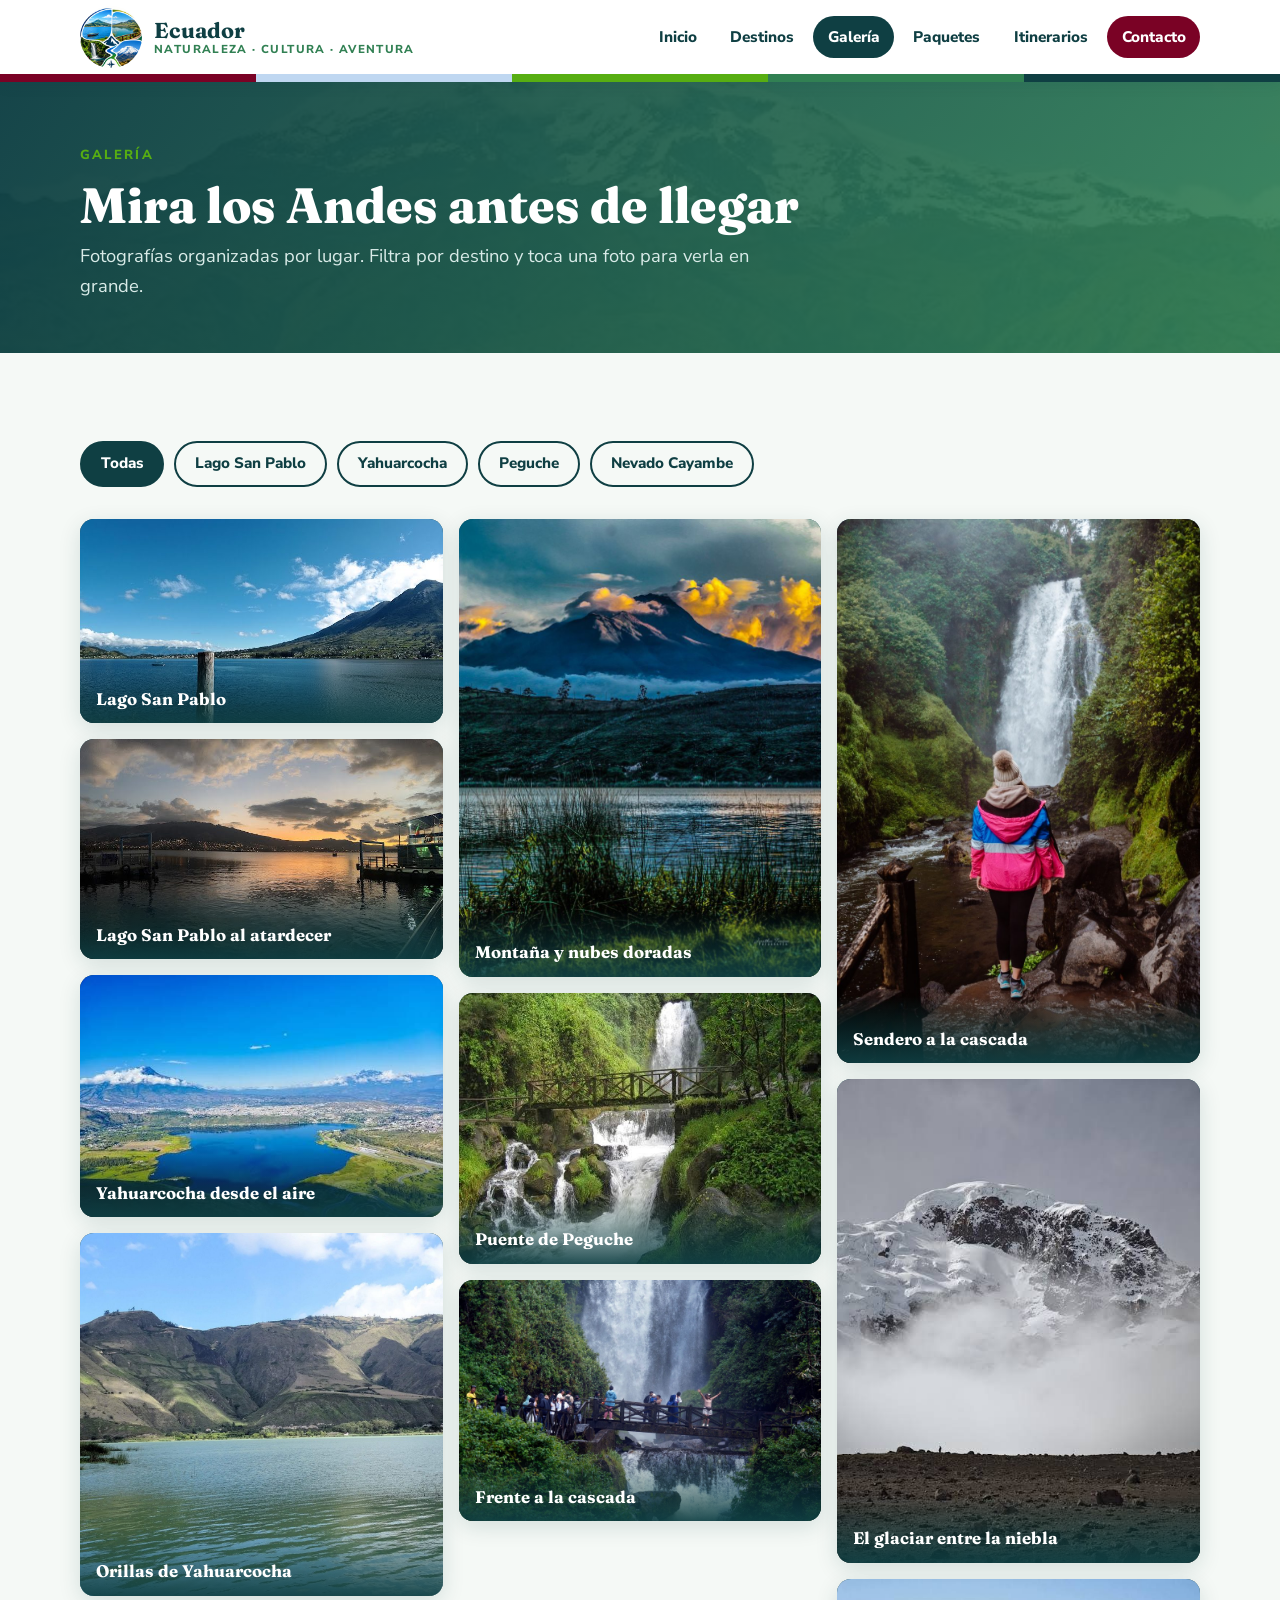
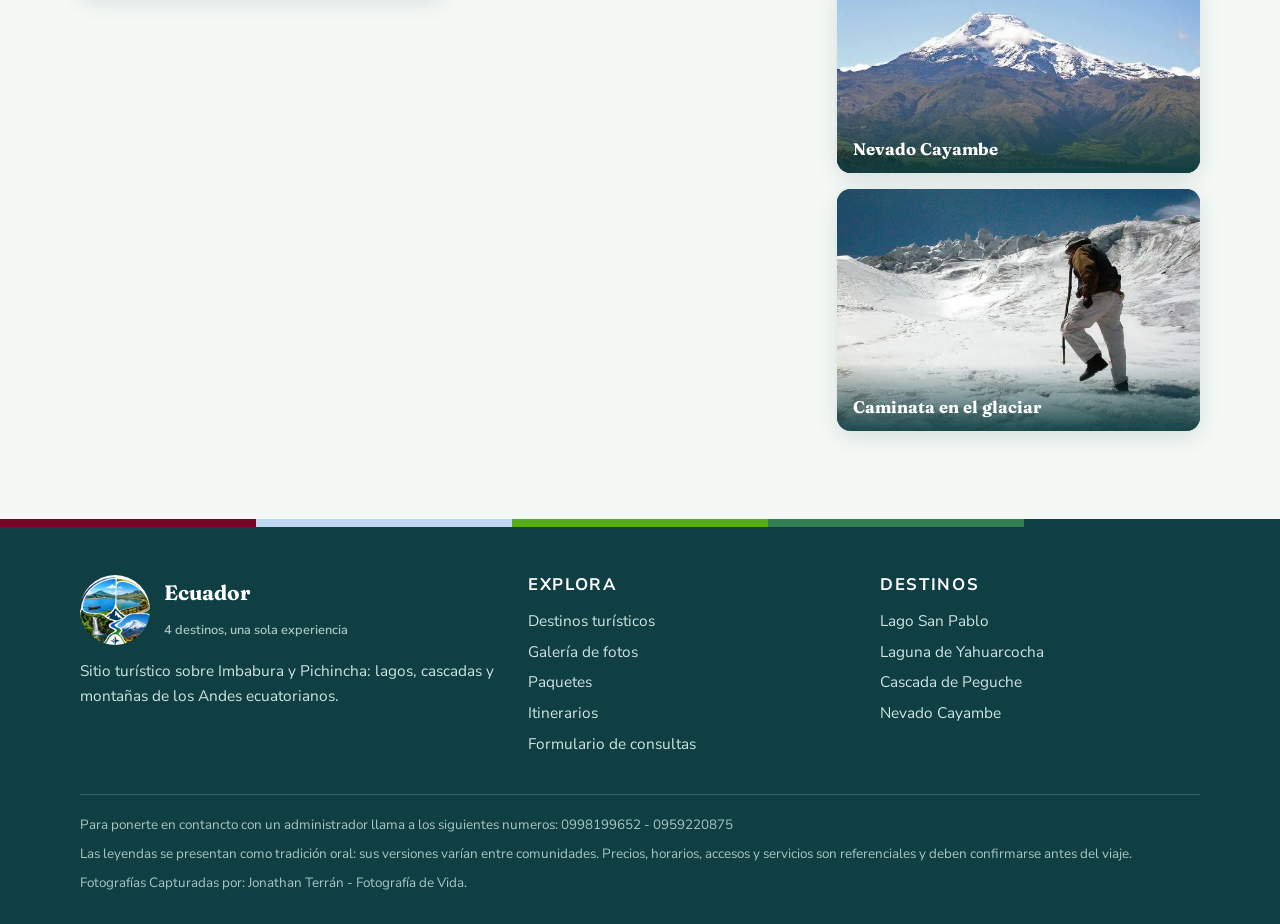
<file: galeria.html>
<!DOCTYPE html>
<html lang="es">
<head>
  <meta charset="UTF-8">
  <meta name="viewport" content="width=device-width, initial-scale=1">
  <title>Galería de fotos | Ecuador: 4 destinos</title>
  <meta name="description" content="Fotografías del Lago San Pablo, la Laguna de Yahuarcocha, la Cascada de Peguche y el Nevado Cayambe, con filtros por lugar.">
  <meta name="theme-color" content="#0f3f43">
  <link rel="icon" type="image/png" href="img/favicon.png">
  <link rel="preconnect" href="https://fonts.googleapis.com">
  <link rel="preconnect" href="https://fonts.gstatic.com" crossorigin>
  <link rel="stylesheet" href="https://fonts.googleapis.com/css2?family=Fraunces:opsz,wght@9..144,600;9..144,700;9..144,800&amp;family=Nunito+Sans:wght@400;600;800&amp;display=swap">
  <link rel="stylesheet" href="css/styles.css">
</head><body id="inicio">
  <a class="saltar" href="#contenido">Saltar al contenido</a>

  <header class="cabecera">
    <div class="contenedor">
      <a class="marca" href="index.html" aria-label="Ecuador, 4 destinos: ir al inicio">
        <img src="img/emblema.jpg" alt="" width="62" height="62">
        <span class="marca-texto"><strong>Ecuador</strong><span>Naturaleza · Cultura · Aventura</span></span>
      </a>

      <!-- Menú móvil: checkbox + label (sin JavaScript) -->
      <input type="checkbox" id="menu-check" class="menu-check" aria-label="Abrir o cerrar el menú">
      <label for="menu-check" class="hamburguesa" aria-hidden="true"><span></span></label>

      <nav class="menu" aria-label="Navegación principal">
      <ul>
        <li><a href="index.html">Inicio</a></li>
        <li><a href="destinos.html">Destinos</a></li>
        <li><a href="galeria.html" aria-current="page">Galería</a></li>
        <li><a href="paquetes.html">Paquetes</a></li>
        <li><a href="itinerarios.html">Itinerarios</a></li>
        <li><a href="contacto.html" class="menu-cta">Contacto</a></li>
      </ul>
      </nav>
    </div>
    <div class="franja" aria-hidden="true"></div>
  </header>

  <main id="contenido">
    <section class="cabecera-pagina">
      <div class="contenedor">
        <span class="sobretitulo">Galería</span>
        <h1>Mira los Andes antes de llegar</h1>
        <p>Fotografías organizadas por lugar. Filtra por destino y toca una foto para verla en grande.</p>
      </div>
    </section>

    <section class="seccion" id="galeria-fotos" aria-label="Fotografías">
      <div class="contenedor">
        <!-- Filtros con radio buttons: el CSS (:checked) muestra u oculta las fotos -->
        <input type="radio" name="filtro" id="f-todos" class="filtro-radio" checked>
        <input type="radio" name="filtro" id="f-sp" class="filtro-radio">
        <input type="radio" name="filtro" id="f-ya" class="filtro-radio">
        <input type="radio" name="filtro" id="f-pe" class="filtro-radio">
        <input type="radio" name="filtro" id="f-ca" class="filtro-radio">

        <div class="filtros" role="group" aria-label="Filtrar fotos por destino">
          <label for="f-todos">Todas</label>
          <label for="f-sp">Lago San Pablo</label>
          <label for="f-ya">Yahuarcocha</label>
          <label for="f-pe">Peguche</label>
          <label for="f-ca">Nevado Cayambe</label>
        </div>

        <div class="galeria" id="galeria">
        <figure class="foto sp">
          <a href="#foto-1" aria-label="Ampliar: Lago San Pablo">
            <img src="img/sanpablo-1.jpg" alt="Lago San Pablo con el volcán Imbabura al fondo" width="680" height="382" loading="lazy">
          </a>
          <figcaption><strong>Lago San Pablo</strong></figcaption>
        </figure>
        <figure class="foto sp">
          <a href="#foto-2" aria-label="Ampliar: Lago San Pablo al atardecer">
            <img src="img/sanpablo-2.jpg" alt="Muelle del lago San Pablo al atardecer" width="680" height="413" loading="lazy">
          </a>
          <figcaption><strong>Lago San Pablo al atardecer</strong></figcaption>
        </figure>
        <figure class="foto ya">
          <a href="#foto-3" aria-label="Ampliar: Yahuarcocha desde el aire">
            <img src="img/yahuarcocha-1.jpg" alt="Vista aérea de la laguna de Yahuarcocha y la ciudad de Ibarra" width="547" height="365" loading="lazy">
          </a>
          <figcaption><strong>Yahuarcocha desde el aire</strong></figcaption>
        </figure>
        <figure class="foto ya">
          <a href="#foto-4" aria-label="Ampliar: Orillas de Yahuarcocha">
            <img src="img/yahuarcocha-2.jpg" alt="Orilla de la laguna de Yahuarcocha con montañas" width="1000" height="1000" loading="lazy">
          </a>
          <figcaption><strong>Orillas de Yahuarcocha</strong></figcaption>
        </figure>
        <figure class="foto ya">
          <a href="#foto-5" aria-label="Ampliar: Montaña y nubes doradas">
            <img src="img/yahuarcocha-3.jpg" alt="Atardecer sobre la montaña junto a Yahuarcocha. Foto: Jonathan Terrán Fotografía" width="736" height="928" loading="lazy">
          </a>
          <figcaption><strong>Montaña y nubes doradas</strong></figcaption>
        </figure>
        <figure class="foto pe">
          <a href="#foto-6" aria-label="Ampliar: Puente de Peguche">
            <img src="img/peguche-1.jpg" alt="Cascada de Peguche con puente de madera" width="653" height="488" loading="lazy">
          </a>
          <figcaption><strong>Puente de Peguche</strong></figcaption>
        </figure>
        <figure class="foto pe">
          <a href="#foto-7" aria-label="Ampliar: Frente a la cascada">
            <img src="img/peguche-2.jpg" alt="Visitantes en el puente frente a la cascada de Peguche" width="1800" height="1200" loading="lazy">
          </a>
          <figcaption><strong>Frente a la cascada</strong></figcaption>
        </figure>
        <figure class="foto pe">
          <a href="#foto-8" aria-label="Ampliar: Sendero a la cascada">
            <img src="img/peguche-3.jpg" alt="Persona frente a la cascada de Peguche entre neblina y bosque" width="900" height="1350" loading="lazy">
          </a>
          <figcaption><strong>Sendero a la cascada</strong></figcaption>
        </figure>
        <figure class="foto ca">
          <a href="#foto-9" aria-label="Ampliar: El glaciar entre la niebla">
            <img src="img/cayambe-1.jpg" alt="Glaciar del Nevado Cayambe sobre un mar de niebla" width="480" height="640" loading="lazy">
          </a>
          <figcaption><strong>El glaciar entre la niebla</strong></figcaption>
        </figure>
        <figure class="foto ca">
          <a href="#foto-10" aria-label="Ampliar: Nevado Cayambe">
            <img src="img/cayambe-2.jpg" alt="Nevado Cayambe visto desde el valle" width="610" height="327" loading="lazy">
          </a>
          <figcaption><strong>Nevado Cayambe</strong></figcaption>
        </figure>
        <figure class="foto ca">
          <a href="#foto-11" aria-label="Ampliar: Caminata en el glaciar">
            <img src="img/cayambe-3.jpg" alt="Excursionista sobre el glaciar del Cayambe" width="678" height="452" loading="lazy">
          </a>
          <figcaption><strong>Caminata en el glaciar</strong></figcaption>
        </figure>
        </div>

        <!-- Visor ampliado: se abre con :target (sin JavaScript) -->
      <div class="visor" id="foto-1" role="dialog" aria-label="Lago San Pablo">
        <a class="visor-fondo" href="#galeria-fotos" tabindex="-1" aria-hidden="true"></a>
        <a class="cerrar" href="#galeria-fotos">Cerrar ✕</a>
        <figure>
          <img src="img/sanpablo-1.jpg" alt="Lago San Pablo con el volcán Imbabura al fondo" loading="lazy">
          <figcaption>Lago San Pablo · 1 de 11</figcaption>
        </figure>
        <nav aria-label="Navegar fotos"><a href="#foto-11">← Anterior</a><a href="#foto-2">Siguiente →</a></nav>
      </div>
      <div class="visor" id="foto-2" role="dialog" aria-label="Lago San Pablo al atardecer">
        <a class="visor-fondo" href="#galeria-fotos" tabindex="-1" aria-hidden="true"></a>
        <a class="cerrar" href="#galeria-fotos">Cerrar ✕</a>
        <figure>
          <img src="img/sanpablo-2.jpg" alt="Muelle del lago San Pablo al atardecer" loading="lazy">
          <figcaption>Lago San Pablo al atardecer · 2 de 11</figcaption>
        </figure>
        <nav aria-label="Navegar fotos"><a href="#foto-1">← Anterior</a><a href="#foto-3">Siguiente →</a></nav>
      </div>
      <div class="visor" id="foto-3" role="dialog" aria-label="Yahuarcocha desde el aire">
        <a class="visor-fondo" href="#galeria-fotos" tabindex="-1" aria-hidden="true"></a>
        <a class="cerrar" href="#galeria-fotos">Cerrar ✕</a>
        <figure>
          <img src="img/yahuarcocha-1.jpg" alt="Vista aérea de la laguna de Yahuarcocha y la ciudad de Ibarra" loading="lazy">
          <figcaption>Yahuarcocha desde el aire · 3 de 11</figcaption>
        </figure>
        <nav aria-label="Navegar fotos"><a href="#foto-2">← Anterior</a><a href="#foto-4">Siguiente →</a></nav>
      </div>
      <div class="visor" id="foto-4" role="dialog" aria-label="Orillas de Yahuarcocha">
        <a class="visor-fondo" href="#galeria-fotos" tabindex="-1" aria-hidden="true"></a>
        <a class="cerrar" href="#galeria-fotos">Cerrar ✕</a>
        <figure>
          <img src="img/yahuarcocha-2.jpg" alt="Orilla de la laguna de Yahuarcocha con montañas" loading="lazy">
          <figcaption>Orillas de Yahuarcocha · 4 de 11</figcaption>
        </figure>
        <nav aria-label="Navegar fotos"><a href="#foto-3">← Anterior</a><a href="#foto-5">Siguiente →</a></nav>
      </div>
      <div class="visor" id="foto-5" role="dialog" aria-label="Montaña y nubes doradas">
        <a class="visor-fondo" href="#galeria-fotos" tabindex="-1" aria-hidden="true"></a>
        <a class="cerrar" href="#galeria-fotos">Cerrar ✕</a>
        <figure>
          <img src="img/yahuarcocha-3.jpg" alt="Atardecer sobre la montaña junto a Yahuarcocha. Foto: Jonathan Terrán Fotografía" loading="lazy">
          <figcaption>Montaña y nubes doradas · 5 de 11</figcaption>
        </figure>
        <nav aria-label="Navegar fotos"><a href="#foto-4">← Anterior</a><a href="#foto-6">Siguiente →</a></nav>
      </div>
      <div class="visor" id="foto-6" role="dialog" aria-label="Puente de Peguche">
        <a class="visor-fondo" href="#galeria-fotos" tabindex="-1" aria-hidden="true"></a>
        <a class="cerrar" href="#galeria-fotos">Cerrar ✕</a>
        <figure>
          <img src="img/peguche-1.jpg" alt="Cascada de Peguche con puente de madera" loading="lazy">
          <figcaption>Puente de Peguche · 6 de 11</figcaption>
        </figure>
        <nav aria-label="Navegar fotos"><a href="#foto-5">← Anterior</a><a href="#foto-7">Siguiente →</a></nav>
      </div>
      <div class="visor" id="foto-7" role="dialog" aria-label="Frente a la cascada">
        <a class="visor-fondo" href="#galeria-fotos" tabindex="-1" aria-hidden="true"></a>
        <a class="cerrar" href="#galeria-fotos">Cerrar ✕</a>
        <figure>
          <img src="img/peguche-2.jpg" alt="Visitantes en el puente frente a la cascada de Peguche" loading="lazy">
          <figcaption>Frente a la cascada · 7 de 11</figcaption>
        </figure>
        <nav aria-label="Navegar fotos"><a href="#foto-6">← Anterior</a><a href="#foto-8">Siguiente →</a></nav>
      </div>
      <div class="visor" id="foto-8" role="dialog" aria-label="Sendero a la cascada">
        <a class="visor-fondo" href="#galeria-fotos" tabindex="-1" aria-hidden="true"></a>
        <a class="cerrar" href="#galeria-fotos">Cerrar ✕</a>
        <figure>
          <img src="img/peguche-3.jpg" alt="Persona frente a la cascada de Peguche entre neblina y bosque" loading="lazy">
          <figcaption>Sendero a la cascada · 8 de 11</figcaption>
        </figure>
        <nav aria-label="Navegar fotos"><a href="#foto-7">← Anterior</a><a href="#foto-9">Siguiente →</a></nav>
      </div>
      <div class="visor" id="foto-9" role="dialog" aria-label="El glaciar entre la niebla">
        <a class="visor-fondo" href="#galeria-fotos" tabindex="-1" aria-hidden="true"></a>
        <a class="cerrar" href="#galeria-fotos">Cerrar ✕</a>
        <figure>
          <img src="img/cayambe-1.jpg" alt="Glaciar del Nevado Cayambe sobre un mar de niebla" loading="lazy">
          <figcaption>El glaciar entre la niebla · 9 de 11</figcaption>
        </figure>
        <nav aria-label="Navegar fotos"><a href="#foto-8">← Anterior</a><a href="#foto-10">Siguiente →</a></nav>
      </div>
      <div class="visor" id="foto-10" role="dialog" aria-label="Nevado Cayambe">
        <a class="visor-fondo" href="#galeria-fotos" tabindex="-1" aria-hidden="true"></a>
        <a class="cerrar" href="#galeria-fotos">Cerrar ✕</a>
        <figure>
          <img src="img/cayambe-2.jpg" alt="Nevado Cayambe visto desde el valle" loading="lazy">
          <figcaption>Nevado Cayambe · 10 de 11</figcaption>
        </figure>
        <nav aria-label="Navegar fotos"><a href="#foto-9">← Anterior</a><a href="#foto-11">Siguiente →</a></nav>
      </div>
      <div class="visor" id="foto-11" role="dialog" aria-label="Caminata en el glaciar">
        <a class="visor-fondo" href="#galeria-fotos" tabindex="-1" aria-hidden="true"></a>
        <a class="cerrar" href="#galeria-fotos">Cerrar ✕</a>
        <figure>
          <img src="img/cayambe-3.jpg" alt="Excursionista sobre el glaciar del Cayambe" loading="lazy">
          <figcaption>Caminata en el glaciar · 11 de 11</figcaption>
        </figure>
        <nav aria-label="Navegar fotos"><a href="#foto-10">← Anterior</a><a href="#foto-1">Siguiente →</a></nav>
      </div>
      </div>
    </section>
  </main>

  <footer class="pie">
    <div class="franja" aria-hidden="true" style="margin-top:-3rem;margin-bottom:3rem"></div>
    <div class="contenedor">
      <div class="pie-grid">
        <div>
          <div class="pie-logo">
            <img src="img/emblema.jpg" alt="" width="70" height="70">
            <strong>Ecuador<br><small style="font-family:var(--f-texto);font-size:.8rem;font-weight:600;color:#a9c7c2">4 destinos, una sola experiencia</small></strong>
          </div>
          <p>Sitio turístico sobre Imbabura y Pichincha: lagos, cascadas y montañas de los Andes ecuatorianos.</p>
        </div>
        <div>
          <h2>Explora</h2>
          <ul>
            <li><a href="destinos.html">Destinos turísticos</a></li>
            <li><a href="galeria.html">Galería de fotos</a></li>
            <li><a href="paquetes.html">Paquetes</a></li>
            <li><a href="itinerarios.html">Itinerarios</a></li>
            <li><a href="contacto.html">Formulario de consultas</a></li>
          </ul>
        </div>
        <div>
          <h2>Destinos</h2>
          <ul>
            <li><a href="destinos.html#san-pablo">Lago San Pablo</a></li>
            <li><a href="destinos.html#yahuarcocha">Laguna de Yahuarcocha</a></li>
            <li><a href="destinos.html#peguche">Cascada de Peguche</a></li>
            <li><a href="destinos.html#cayambe">Nevado Cayambe</a></li>
          </ul>
        </div>
      </div>
      <div class="pie-legal">
       <p>Para ponerte en contancto con un administrador llama a los siguientes numeros: 0998199652 - 0959220875 </p>
        <p>Las leyendas se presentan como tradición oral: sus versiones varían entre comunidades. Precios, horarios, accesos y servicios son referenciales y deben confirmarse antes del viaje.</p>
        <p>Fotografías Capturadas por: Jonathan Terrán - Fotografía de Vida.</p>
      </div>
    </div>
  </footer>
</body>
</html>
</file>
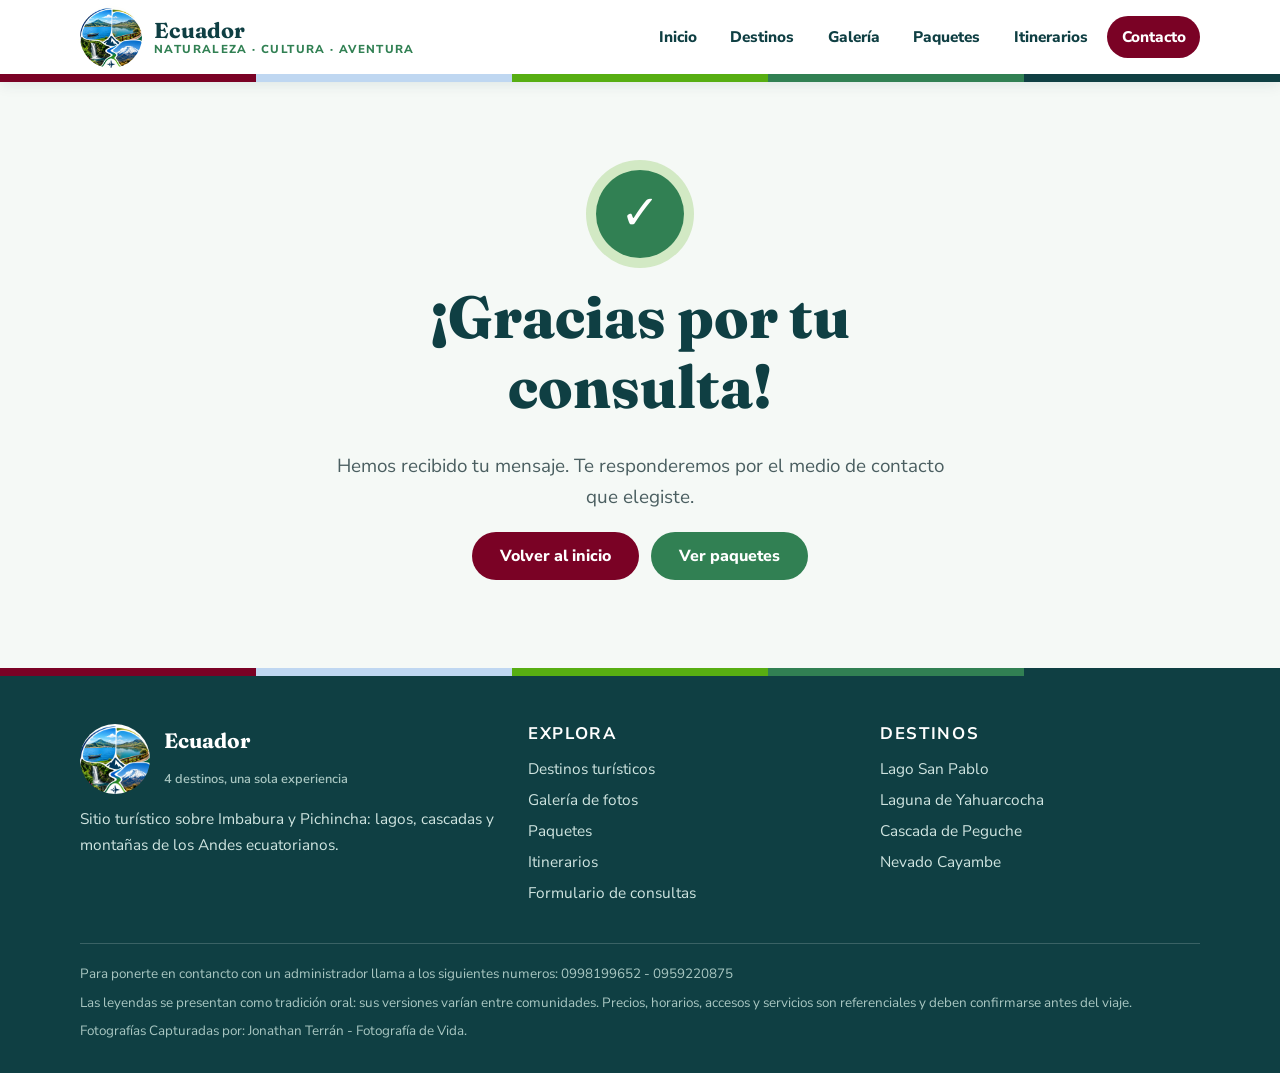
<file: gracias.html>
<!DOCTYPE html>
<html lang="es">
<head>
  <meta charset="UTF-8">
  <meta name="viewport" content="width=device-width, initial-scale=1">
  <title>Consulta enviada | Ecuador: 4 destinos</title>
  <meta name="description" content="Hemos recibido tu consulta.">
  <meta name="theme-color" content="#0f3f43">
  <link rel="icon" type="image/png" href="img/favicon.png">
  <link rel="preconnect" href="https://fonts.googleapis.com">
  <link rel="preconnect" href="https://fonts.gstatic.com" crossorigin>
  <link rel="stylesheet" href="https://fonts.googleapis.com/css2?family=Fraunces:opsz,wght@9..144,600;9..144,700;9..144,800&amp;family=Nunito+Sans:wght@400;600;800&amp;display=swap">
  <link rel="stylesheet" href="css/styles.css">
</head><body id="inicio">
  <a class="saltar" href="#contenido">Saltar al contenido</a>

  <header class="cabecera">
    <div class="contenedor">
      <a class="marca" href="index.html" aria-label="Ecuador, 4 destinos: ir al inicio">
        <img src="img/emblema.jpg" alt="" width="62" height="62">
        <span class="marca-texto"><strong>Ecuador</strong><span>Naturaleza · Cultura · Aventura</span></span>
      </a>

      <!--checkbox  -->
      <input type="checkbox" id="menu-check" class="menu-check" aria-label="Abrir o cerrar el menú">
      <label for="menu-check" class="hamburguesa" aria-hidden="true"><span></span></label>

      <nav class="menu" aria-label="Navegación principal">
      <ul>
        <li><a href="index.html">Inicio</a></li>
        <li><a href="destinos.html">Destinos</a></li>
        <li><a href="galeria.html">Galería</a></li>
        <li><a href="paquetes.html">Paquetes</a></li>
        <li><a href="itinerarios.html">Itinerarios</a></li>
        <li><a href="contacto.html" class="menu-cta" aria-current="page">Contacto</a></li>
      </ul>
      </nav>
    </div>
    <div class="franja" aria-hidden="true"></div>
  </header>

  <main id="contenido">
    <section class="seccion">
      <div class="contenedor gracias">
        <div class="check" aria-hidden="true">✓</div>
        <h1>¡Gracias por tu consulta!</h1>
        <p class="lead">Hemos recibido tu mensaje. Te responderemos por el medio de contacto que elegiste.</p>
        <div class="grupo-botones" style="justify-content:center">
          <a class="boton boton-principal" href="index.html">Volver al inicio</a>
          <a class="boton boton-verde" href="paquetes.html">Ver paquetes</a>
        </div>
      </div>
    </section>
  </main>

  <footer class="pie">
    <div class="franja" aria-hidden="true" style="margin-top:-3rem;margin-bottom:3rem"></div>
    <div class="contenedor">
      <div class="pie-grid">
        <div>
          <div class="pie-logo">
            <img src="img/emblema.jpg" alt="" width="70" height="70">
            <strong>Ecuador<br><small style="font-family:var(--f-texto);font-size:.8rem;font-weight:600;color:#a9c7c2">4 destinos, una sola experiencia</small></strong>
          </div>
          <p>Sitio turístico sobre Imbabura y Pichincha: lagos, cascadas y montañas de los Andes ecuatorianos.</p>
        </div>
        <div>
          <h2>Explora</h2>
          <ul>
            <li><a href="destinos.html">Destinos turísticos</a></li>
            <li><a href="galeria.html">Galería de fotos</a></li>
            <li><a href="paquetes.html">Paquetes</a></li>
            <li><a href="itinerarios.html">Itinerarios</a></li>
            <li><a href="contacto.html">Formulario de consultas</a></li>
          </ul>
        </div>
        <div>
          <h2>Destinos</h2>
          <ul>
            <li><a href="destinos.html#san-pablo">Lago San Pablo</a></li>
            <li><a href="destinos.html#yahuarcocha">Laguna de Yahuarcocha</a></li>
            <li><a href="destinos.html#peguche">Cascada de Peguche</a></li>
            <li><a href="destinos.html#cayambe">Nevado Cayambe</a></li>
          </ul>
        </div>
      </div>
      <div class="pie-legal">
        <p>Para ponerte en contancto con un administrador llama a los siguientes numeros: 0998199652 - 0959220875 </p>
        <p>Las leyendas se presentan como tradición oral: sus versiones varían entre comunidades. Precios, horarios, accesos y servicios son referenciales y deben confirmarse antes del viaje.</p>
        <p>Fotografías Capturadas por: Jonathan Terrán - Fotografía de Vida.</p>
      </div>
    </div>
  </footer>
</body>
</html>
</file>
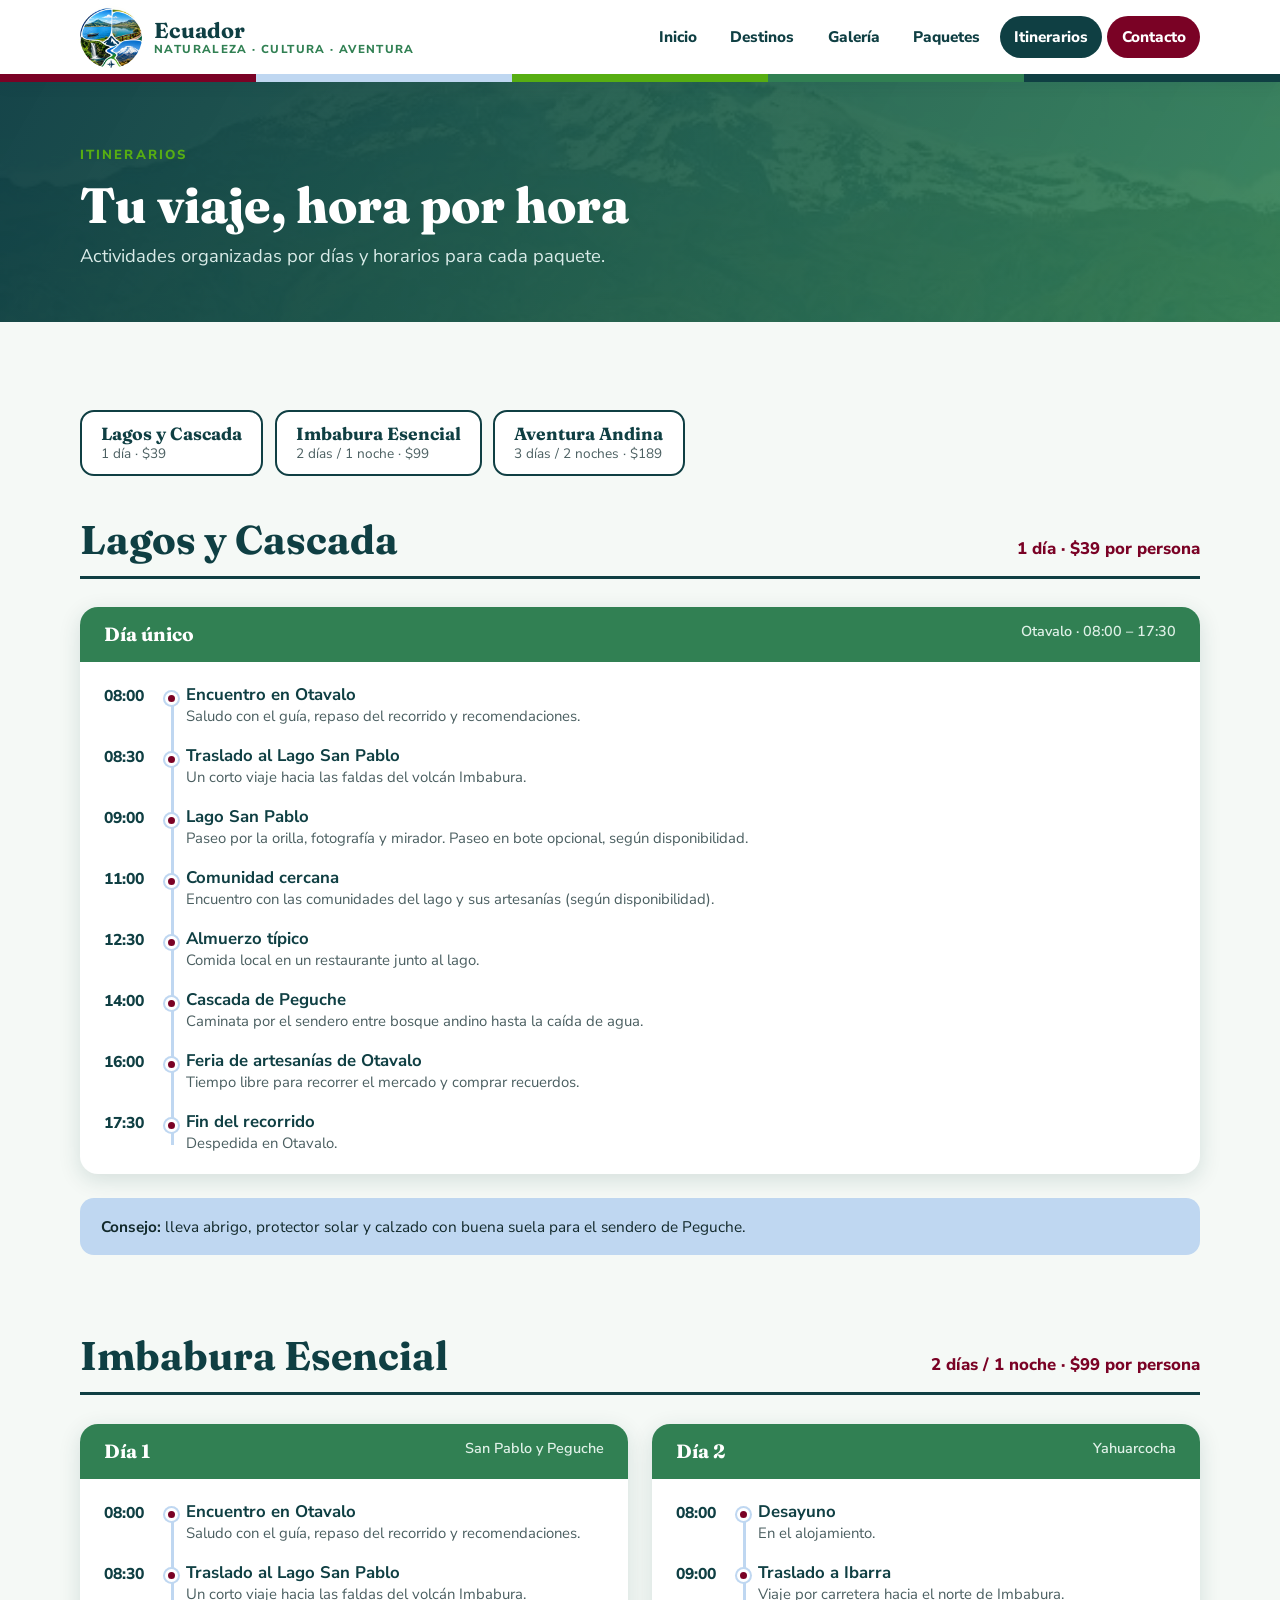
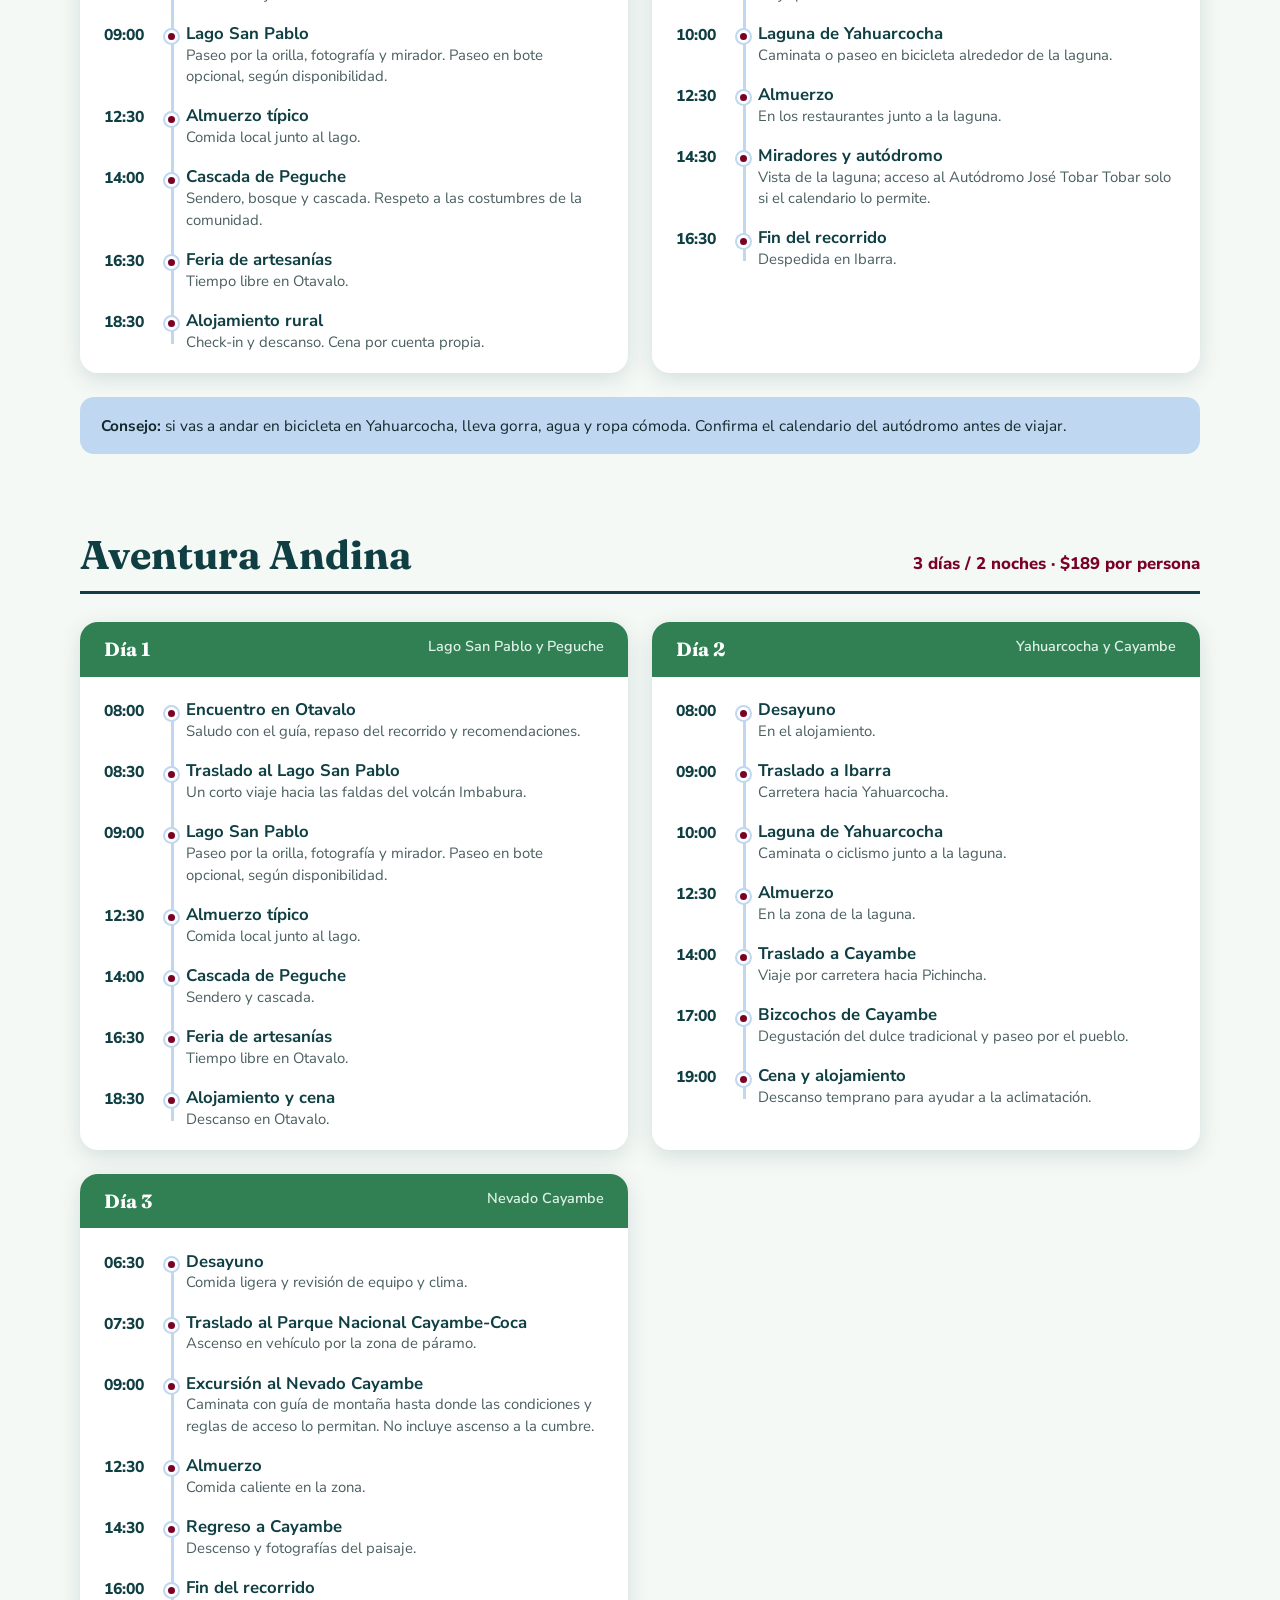
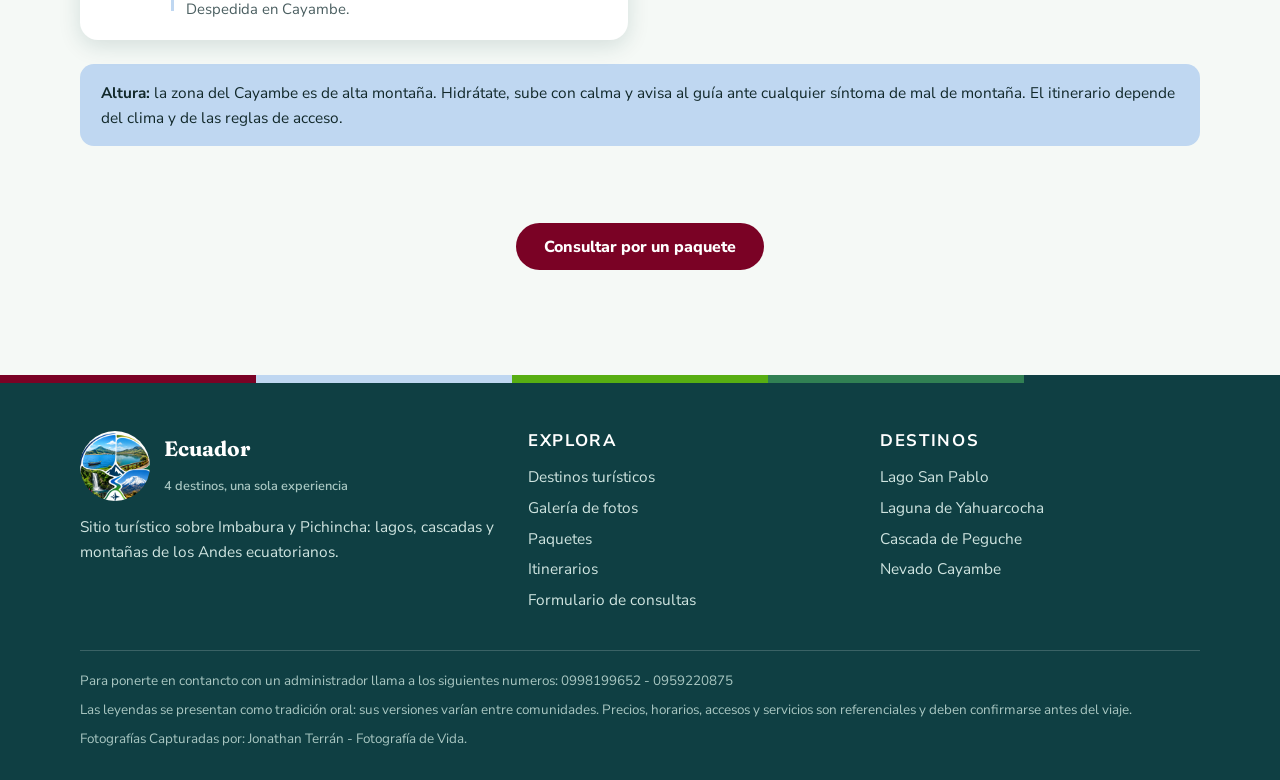
<file: itinerarios.html>
<!DOCTYPE html>
<html lang="es">
<head>
  <meta charset="UTF-8">
  <meta name="viewport" content="width=device-width, initial-scale=1">
  <title>Itinerarios | Ecuador: 4 destinos</title>
  <meta name="description" content="Actividades por día y por horario de los paquetes Lagos y Cascada (1 día), Imbabura Esencial (2 días) y Aventura Andina (3 días).">
  <meta name="theme-color" content="#0f3f43">
  <link rel="icon" type="image/png" href="img/favicon.png">
  <link rel="preconnect" href="https://fonts.googleapis.com">
  <link rel="preconnect" href="https://fonts.gstatic.com" crossorigin>
  <link rel="stylesheet" href="https://fonts.googleapis.com/css2?family=Fraunces:opsz,wght@9..144,600;9..144,700;9..144,800&amp;family=Nunito+Sans:wght@400;600;800&amp;display=swap">
  <link rel="stylesheet" href="css/styles.css">
</head><body id="inicio">
  <a class="saltar" href="#contenido">Saltar al contenido</a>

  <header class="cabecera">
    <div class="contenedor">
      <a class="marca" href="index.html" aria-label="Ecuador, 4 destinos: ir al inicio">
        <img src="img/emblema.jpg" alt="" width="62" height="62">
        <span class="marca-texto"><strong>Ecuador</strong><span>Naturaleza · Cultura · Aventura</span></span>
      </a>

      <!-- Menú -->
      <input type="checkbox" id="menu-check" class="menu-check" aria-label="Abrir o cerrar el menú">
      <label for="menu-check" class="hamburguesa" aria-hidden="true"><span></span></label>

      <nav class="menu" aria-label="Navegación principal">
      <ul>
        <li><a href="index.html">Inicio</a></li>
        <li><a href="destinos.html">Destinos</a></li>
        <li><a href="galeria.html">Galería</a></li>
        <li><a href="paquetes.html">Paquetes</a></li>
        <li><a href="itinerarios.html" aria-current="page">Itinerarios</a></li>
        <li><a href="contacto.html" class="menu-cta">Contacto</a></li>
      </ul>
      </nav>
    </div>
    <div class="franja" aria-hidden="true"></div>
  </header>

  <main id="contenido">
    <section class="cabecera-pagina">
      <div class="contenedor">
        <span class="sobretitulo">Itinerarios</span>
        <h1>Tu viaje, hora por hora</h1>
        <p>Actividades organizadas por días y horarios para cada paquete.</p>
      </div>
    </section>

    <section class="seccion" aria-label="Itinerarios de los paquetes">
      <div class="contenedor">
        <nav class="indice-it" aria-label="Ir a un itinerario">
          <a href="#it-1"><strong>Lagos y Cascada</strong><span>1 día · $39</span></a>
          <a href="#it-2"><strong>Imbabura Esencial</strong><span>2 días / 1 noche · $99</span></a>
          <a href="#it-3"><strong>Aventura Andina</strong><span>3 días / 2 noches · $189</span></a>
        </nav>

    <article class="itinerario" id="it-1" aria-labelledby="h-it-1">
      <header>
        <h2 id="h-it-1">Lagos y Cascada</h2>
        <span class="meta">1 día · $39 por persona</span>
      </header>
      <div class="dias">
        <section class="dia" aria-label="Día único">
          <h3>Día único <span>Otavalo · 08:00 – 17:30</span></h3>
          <ol class="linea">
          <li><time datetime="08:00">08:00</time><div><strong>Encuentro en Otavalo</strong><span>Saludo con el guía, repaso del recorrido y recomendaciones.</span></div></li>
          <li><time datetime="08:30">08:30</time><div><strong>Traslado al Lago San Pablo</strong><span>Un corto viaje hacia las faldas del volcán Imbabura.</span></div></li>
          <li><time datetime="09:00">09:00</time><div><strong>Lago San Pablo</strong><span>Paseo por la orilla, fotografía y mirador. Paseo en bote opcional, según disponibilidad.</span></div></li>
          <li><time datetime="11:00">11:00</time><div><strong>Comunidad cercana</strong><span>Encuentro con las comunidades del lago y sus artesanías (según disponibilidad).</span></div></li>
          <li><time datetime="12:30">12:30</time><div><strong>Almuerzo típico</strong><span>Comida local en un restaurante junto al lago.</span></div></li>
          <li><time datetime="14:00">14:00</time><div><strong>Cascada de Peguche</strong><span>Caminata por el sendero entre bosque andino hasta la caída de agua.</span></div></li>
          <li><time datetime="16:00">16:00</time><div><strong>Feria de artesanías de Otavalo</strong><span>Tiempo libre para recorrer el mercado y comprar recuerdos.</span></div></li>
          <li><time datetime="17:30">17:30</time><div><strong>Fin del recorrido</strong><span>Despedida en Otavalo.</span></div></li>
          </ol>
        </section>
      </div>
      <p class="tip"><strong>Consejo:</strong> lleva abrigo, protector solar y calzado con buena suela para el sendero de Peguche.</p>
    </article>
    <article class="itinerario" id="it-2" aria-labelledby="h-it-2">
      <header>
        <h2 id="h-it-2">Imbabura Esencial</h2>
        <span class="meta">2 días / 1 noche · $99 por persona</span>
      </header>
      <div class="dias">
        <section class="dia" aria-label="Día 1">
          <h3>Día 1 <span>San Pablo y Peguche</span></h3>
          <ol class="linea">
          <li><time datetime="08:00">08:00</time><div><strong>Encuentro en Otavalo</strong><span>Saludo con el guía, repaso del recorrido y recomendaciones.</span></div></li>
          <li><time datetime="08:30">08:30</time><div><strong>Traslado al Lago San Pablo</strong><span>Un corto viaje hacia las faldas del volcán Imbabura.</span></div></li>
          <li><time datetime="09:00">09:00</time><div><strong>Lago San Pablo</strong><span>Paseo por la orilla, fotografía y mirador. Paseo en bote opcional, según disponibilidad.</span></div></li>
          <li><time datetime="12:30">12:30</time><div><strong>Almuerzo típico</strong><span>Comida local junto al lago.</span></div></li>
          <li><time datetime="14:00">14:00</time><div><strong>Cascada de Peguche</strong><span>Sendero, bosque y cascada. Respeto a las costumbres de la comunidad.</span></div></li>
          <li><time datetime="16:30">16:30</time><div><strong>Feria de artesanías</strong><span>Tiempo libre en Otavalo.</span></div></li>
          <li><time datetime="18:30">18:30</time><div><strong>Alojamiento rural</strong><span>Check-in y descanso. Cena por cuenta propia.</span></div></li>
          </ol>
        </section>
        <section class="dia" aria-label="Día 2">
          <h3>Día 2 <span>Yahuarcocha</span></h3>
          <ol class="linea">
          <li><time datetime="08:00">08:00</time><div><strong>Desayuno</strong><span>En el alojamiento.</span></div></li>
          <li><time datetime="09:00">09:00</time><div><strong>Traslado a Ibarra</strong><span>Viaje por carretera hacia el norte de Imbabura.</span></div></li>
          <li><time datetime="10:00">10:00</time><div><strong>Laguna de Yahuarcocha</strong><span>Caminata o paseo en bicicleta alrededor de la laguna.</span></div></li>
          <li><time datetime="12:30">12:30</time><div><strong>Almuerzo</strong><span>En los restaurantes junto a la laguna.</span></div></li>
          <li><time datetime="14:30">14:30</time><div><strong>Miradores y autódromo</strong><span>Vista de la laguna; acceso al Autódromo José Tobar Tobar solo si el calendario lo permite.</span></div></li>
          <li><time datetime="16:30">16:30</time><div><strong>Fin del recorrido</strong><span>Despedida en Ibarra.</span></div></li>
          </ol>
        </section>
      </div>
      <p class="tip"><strong>Consejo:</strong> si vas a andar en bicicleta en Yahuarcocha, lleva gorra, agua y ropa cómoda. Confirma el calendario del autódromo antes de viajar.</p>
    </article>
    <article class="itinerario" id="it-3" aria-labelledby="h-it-3">
      <header>
        <h2 id="h-it-3">Aventura Andina</h2>
        <span class="meta">3 días / 2 noches · $189 por persona</span>
      </header>
      <div class="dias">
        <section class="dia" aria-label="Día 1">
          <h3>Día 1 <span>Lago San Pablo y Peguche</span></h3>
          <ol class="linea">
          <li><time datetime="08:00">08:00</time><div><strong>Encuentro en Otavalo</strong><span>Saludo con el guía, repaso del recorrido y recomendaciones.</span></div></li>
          <li><time datetime="08:30">08:30</time><div><strong>Traslado al Lago San Pablo</strong><span>Un corto viaje hacia las faldas del volcán Imbabura.</span></div></li>
          <li><time datetime="09:00">09:00</time><div><strong>Lago San Pablo</strong><span>Paseo por la orilla, fotografía y mirador. Paseo en bote opcional, según disponibilidad.</span></div></li>
          <li><time datetime="12:30">12:30</time><div><strong>Almuerzo típico</strong><span>Comida local junto al lago.</span></div></li>
          <li><time datetime="14:00">14:00</time><div><strong>Cascada de Peguche</strong><span>Sendero y cascada.</span></div></li>
          <li><time datetime="16:30">16:30</time><div><strong>Feria de artesanías</strong><span>Tiempo libre en Otavalo.</span></div></li>
          <li><time datetime="18:30">18:30</time><div><strong>Alojamiento y cena</strong><span>Descanso en Otavalo.</span></div></li>
          </ol>
        </section>
        <section class="dia" aria-label="Día 2">
          <h3>Día 2 <span>Yahuarcocha y Cayambe</span></h3>
          <ol class="linea">
          <li><time datetime="08:00">08:00</time><div><strong>Desayuno</strong><span>En el alojamiento.</span></div></li>
          <li><time datetime="09:00">09:00</time><div><strong>Traslado a Ibarra</strong><span>Carretera hacia Yahuarcocha.</span></div></li>
          <li><time datetime="10:00">10:00</time><div><strong>Laguna de Yahuarcocha</strong><span>Caminata o ciclismo junto a la laguna.</span></div></li>
          <li><time datetime="12:30">12:30</time><div><strong>Almuerzo</strong><span>En la zona de la laguna.</span></div></li>
          <li><time datetime="14:00">14:00</time><div><strong>Traslado a Cayambe</strong><span>Viaje por carretera hacia Pichincha.</span></div></li>
          <li><time datetime="17:00">17:00</time><div><strong>Bizcochos de Cayambe</strong><span>Degustación del dulce tradicional y paseo por el pueblo.</span></div></li>
          <li><time datetime="19:00">19:00</time><div><strong>Cena y alojamiento</strong><span>Descanso temprano para ayudar a la aclimatación.</span></div></li>
          </ol>
        </section>
        <section class="dia" aria-label="Día 3">
          <h3>Día 3 <span>Nevado Cayambe</span></h3>
          <ol class="linea">
          <li><time datetime="06:30">06:30</time><div><strong>Desayuno</strong><span>Comida ligera y revisión de equipo y clima.</span></div></li>
          <li><time datetime="07:30">07:30</time><div><strong>Traslado al Parque Nacional Cayambe-Coca</strong><span>Ascenso en vehículo por la zona de páramo.</span></div></li>
          <li><time datetime="09:00">09:00</time><div><strong>Excursión al Nevado Cayambe</strong><span>Caminata con guía de montaña hasta donde las condiciones y reglas de acceso lo permitan. No incluye ascenso a la cumbre.</span></div></li>
          <li><time datetime="12:30">12:30</time><div><strong>Almuerzo</strong><span>Comida caliente en la zona.</span></div></li>
          <li><time datetime="14:30">14:30</time><div><strong>Regreso a Cayambe</strong><span>Descenso y fotografías del paisaje.</span></div></li>
          <li><time datetime="16:00">16:00</time><div><strong>Fin del recorrido</strong><span>Despedida en Cayambe.</span></div></li>
          </ol>
        </section>
      </div>
      <p class="tip"><strong>Altura:</strong> la zona del Cayambe es de alta montaña. Hidrátate, sube con calma y avisa al guía ante cualquier síntoma de mal de montaña. El itinerario depende del clima y de las reglas de acceso.</p>
    </article>
        <p style="text-align:center"><a class="boton boton-principal" href="contacto.html">Consultar por un paquete</a></p>
      </div>
    </section>
  </main>

  <footer class="pie">
    <div class="franja" aria-hidden="true" style="margin-top:-3rem;margin-bottom:3rem"></div>
    <div class="contenedor">
      <div class="pie-grid">
        <div>
          <div class="pie-logo">
            <img src="img/emblema.jpg" alt="" width="70" height="70">
            <strong>Ecuador<br><small style="font-family:var(--f-texto);font-size:.8rem;font-weight:600;color:#a9c7c2">4 destinos, una sola experiencia</small></strong>
          </div>
          <p>Sitio turístico sobre Imbabura y Pichincha: lagos, cascadas y montañas de los Andes ecuatorianos.</p>
        </div>
        <div>
          <h2>Explora</h2>
          <ul>
            <li><a href="destinos.html">Destinos turísticos</a></li>
            <li><a href="galeria.html">Galería de fotos</a></li>
            <li><a href="paquetes.html">Paquetes</a></li>
            <li><a href="itinerarios.html">Itinerarios</a></li>
            <li><a href="contacto.html">Formulario de consultas</a></li>
          </ul>
        </div>
        <div>
          <h2>Destinos</h2>
          <ul>
            <li><a href="destinos.html#san-pablo">Lago San Pablo</a></li>
            <li><a href="destinos.html#yahuarcocha">Laguna de Yahuarcocha</a></li>
            <li><a href="destinos.html#peguche">Cascada de Peguche</a></li>
            <li><a href="destinos.html#cayambe">Nevado Cayambe</a></li>
          </ul>
        </div>
      </div>
      <div class="pie-legal">
        <p>Para ponerte en contancto con un administrador llama a los siguientes numeros: 0998199652 - 0959220875 </p>
        <p>Las leyendas se presentan como tradición oral: sus versiones varían entre comunidades. Precios, horarios, accesos y servicios son referenciales y deben confirmarse antes del viaje.</p>
        <p>Fotografías Capturadas por: Jonathan Terrán - Fotografía de Vida.</p>
      </div>
    </div>
  </footer>
</body>
</html>
</file>
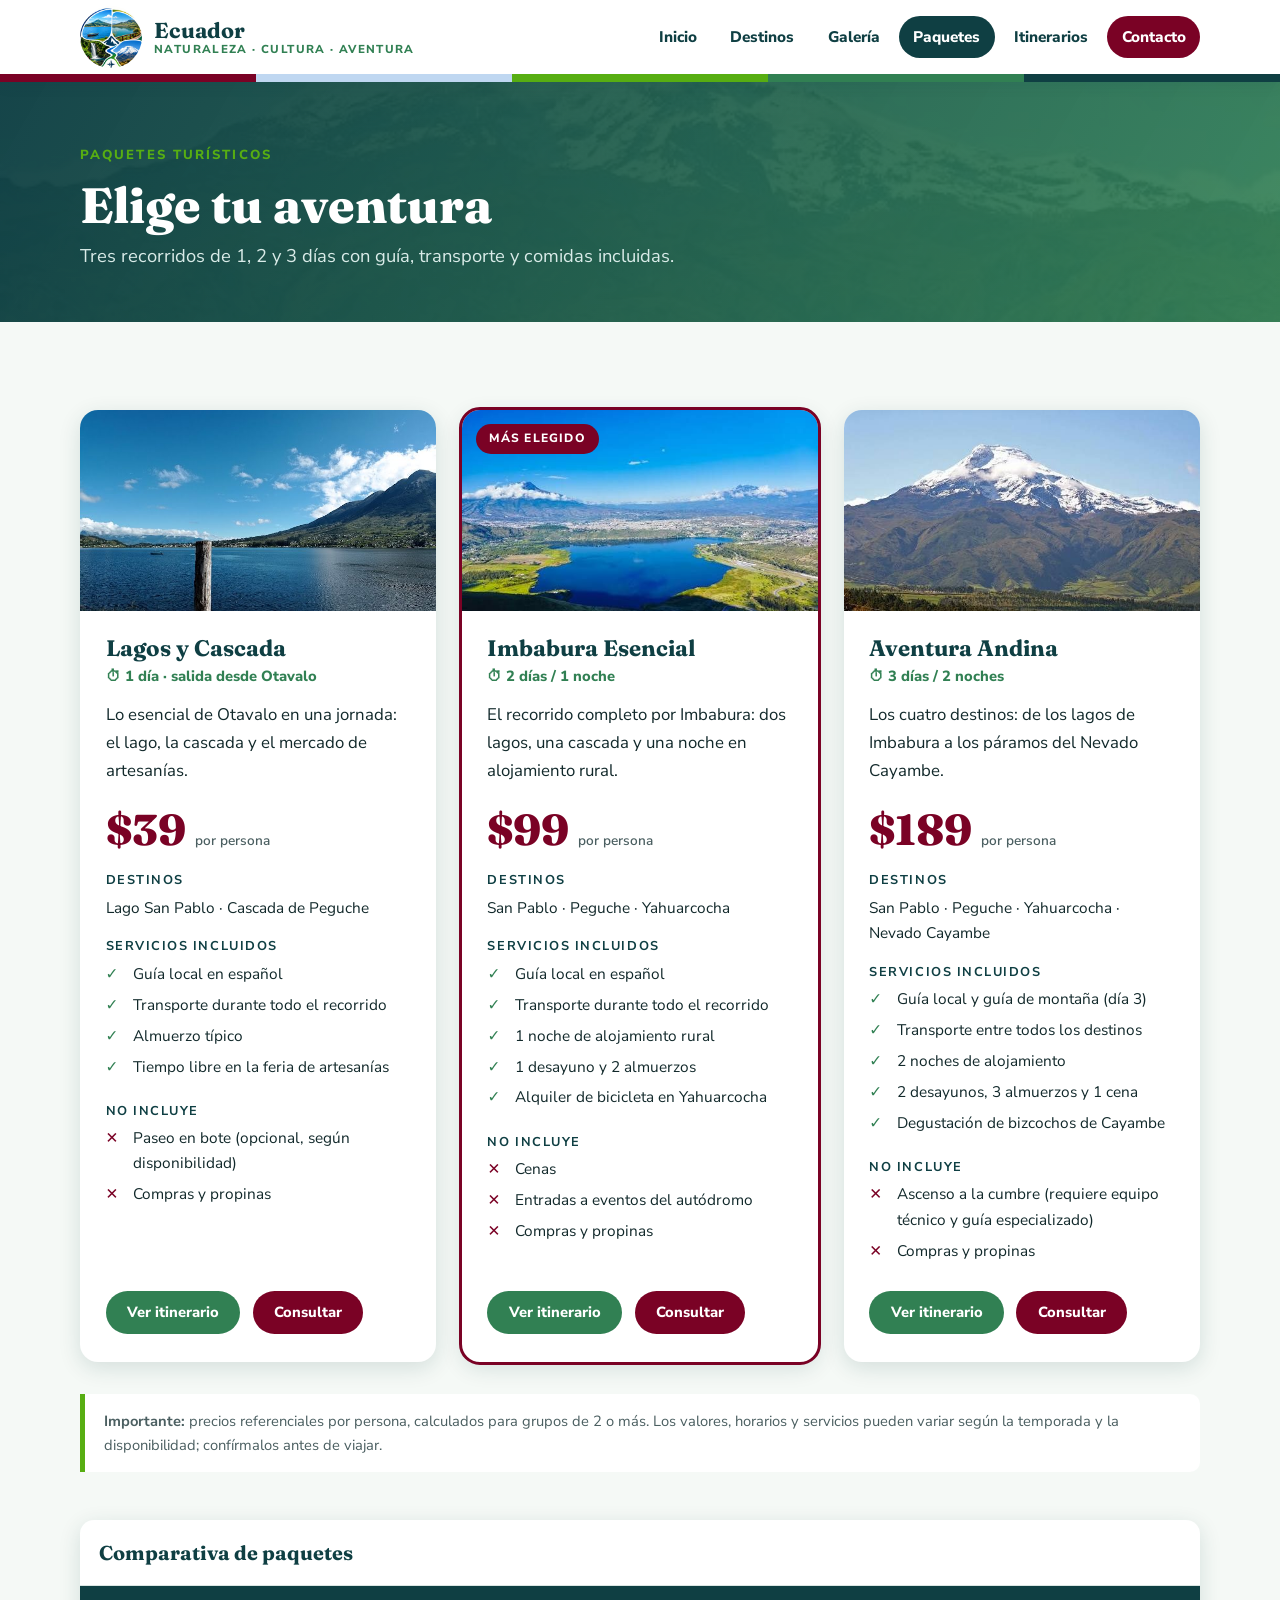
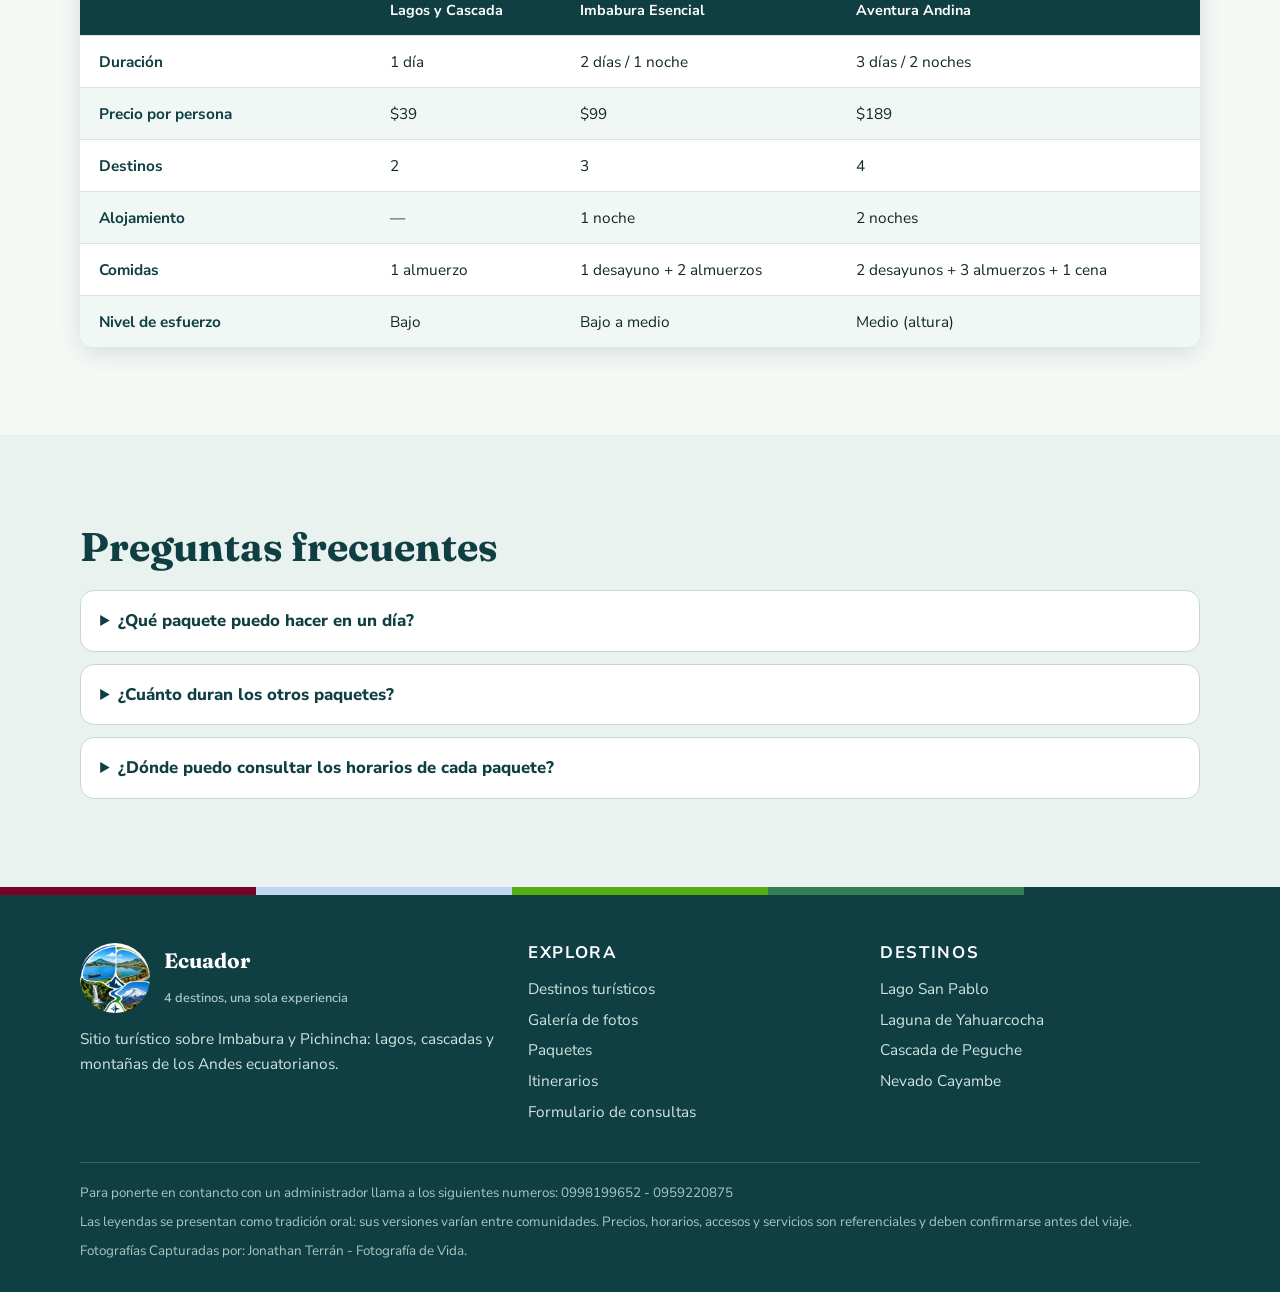
<file: paquetes.html>
<!DOCTYPE html>
<html lang="es">
<head>
  <meta charset="UTF-8">
  <meta name="viewport" content="width=device-width, initial-scale=1">
  <title>Paquetes turísticos | Ecuador: 4 destinos</title>
  <meta name="description" content="Tres paquetes de 1, 2 y 3 días por Imbabura y Pichincha, con precios, duración y servicios incluidos.">
  <meta name="theme-color" content="#0f3f43">
  <link rel="icon" type="image/png" href="img/favicon.png">
  <link rel="preconnect" href="https://fonts.googleapis.com">
  <link rel="preconnect" href="https://fonts.gstatic.com" crossorigin>
  <link rel="stylesheet" href="https://fonts.googleapis.com/css2?family=Fraunces:opsz,wght@9..144,600;9..144,700;9..144,800&amp;family=Nunito+Sans:wght@400;600;800&amp;display=swap">
  <link rel="stylesheet" href="css/styles.css">
</head><body id="inicio">
  <a class="saltar" href="#contenido">Saltar al contenido</a>

  <header class="cabecera">
    <div class="contenedor">
      <a class="marca" href="index.html" aria-label="Ecuador, 4 destinos: ir al inicio">
        <img src="img/emblema.jpg" alt="" width="62" height="62">
        <span class="marca-texto"><strong>Ecuador</strong><span>Naturaleza · Cultura · Aventura</span></span>
      </a>

      <!-- Menú -->
      <input type="checkbox" id="menu-check" class="menu-check" aria-label="Abrir o cerrar el menú">
      <label for="menu-check" class="hamburguesa" aria-hidden="true"><span></span></label>

      <nav class="menu" aria-label="Navegación principal">
      <ul>
        <li><a href="index.html">Inicio</a></li>
        <li><a href="destinos.html">Destinos</a></li>
        <li><a href="galeria.html">Galería</a></li>
        <li><a href="paquetes.html" aria-current="page">Paquetes</a></li>
        <li><a href="itinerarios.html">Itinerarios</a></li>
        <li><a href="contacto.html" class="menu-cta">Contacto</a></li>
      </ul>
      </nav>
    </div>
    <div class="franja" aria-hidden="true"></div>
  </header>

  <main id="contenido">
    <section class="cabecera-pagina">
      <div class="contenedor">
        <span class="sobretitulo">Paquetes turísticos</span>
        <h1>Elige tu aventura</h1>
        <p>Tres recorridos de 1, 2 y 3 días con guía, transporte y comidas incluidas.</p>
      </div>
    </section>

    <section class="seccion" aria-labelledby="t-paquetes">
      <div class="contenedor">
        <h2 class="solo-lectores" id="t-paquetes">Paquetes disponibles</h2>
        <div class="rejilla-paquetes">

          <article class="paquete">
            <img class="paquete-foto" src="img/sanpablo-1.jpg" alt="Lago San Pablo con el volcán Imbabura" width="680" height="382" loading="lazy">
            <div class="paquete-cuerpo">
              <h3>Lagos y Cascada</h3>
              <span class="duracion">⏱ 1 día · salida desde Otavalo</span>
              <p>Lo esencial de Otavalo en una jornada: el lago, la cascada y el mercado de artesanías.</p>
              <p class="precio">$39 <small>por persona</small></p>
              <h4>Destinos</h4>
              <p style="margin:0;font-size:.96rem">Lago San Pablo · Cascada de Peguche</p>
              <h4>Servicios incluidos</h4>
              <ul class="servicios">
                <li>Guía local en español</li>
                <li>Transporte durante todo el recorrido</li>
                <li>Almuerzo típico</li>
                <li>Tiempo libre en la feria de artesanías</li>
              </ul>
              <h4>No incluye</h4>
              <ul class="no-incluye">
                <li>Paseo en bote (opcional, según disponibilidad)</li>
                <li>Compras y propinas</li>
              </ul>
              <div class="grupo-botones">
                <a class="boton boton-verde" href="itinerarios.html#it-1">Ver itinerario</a>
                <a class="boton boton-principal" href="contacto.html">Consultar</a>
              </div>
            </div>
          </article>

          <article class="paquete destacado">
            <span class="cinta">Más elegido</span>
            <img class="paquete-foto" src="img/yahuarcocha-1.jpg" alt="Vista aérea de Yahuarcocha e Ibarra" width="547" height="365" loading="lazy">
            <div class="paquete-cuerpo">
              <h3>Imbabura Esencial</h3>
              <span class="duracion">⏱ 2 días / 1 noche</span>
              <p>El recorrido completo por Imbabura: dos lagos, una cascada y una noche en alojamiento rural.</p>
              <p class="precio">$99 <small>por persona</small></p>
              <h4>Destinos</h4>
              <p style="margin:0;font-size:.96rem">San Pablo · Peguche · Yahuarcocha</p>
              <h4>Servicios incluidos</h4>
              <ul class="servicios">
                <li>Guía local en español</li>
                <li>Transporte durante todo el recorrido</li>
                <li>1 noche de alojamiento rural</li>
                <li>1 desayuno y 2 almuerzos</li>
                <li>Alquiler de bicicleta en Yahuarcocha</li>
              </ul>
              <h4>No incluye</h4>
              <ul class="no-incluye">
                <li>Cenas</li>
                <li>Entradas a eventos del autódromo</li>
                <li>Compras y propinas</li>
              </ul>
              <div class="grupo-botones">
                <a class="boton boton-verde" href="itinerarios.html#it-2">Ver itinerario</a>
                <a class="boton boton-principal" href="contacto.html">Consultar</a>
              </div>
            </div>
          </article>

          <article class="paquete">
            <img class="paquete-foto" src="img/cayambe-2.jpg" alt="Nevado Cayambe cubierto de nieve" width="610" height="327" loading="lazy">
            <div class="paquete-cuerpo">
              <h3>Aventura Andina</h3>
              <span class="duracion">⏱ 3 días / 2 noches</span>
              <p>Los cuatro destinos: de los lagos de Imbabura a los páramos del Nevado Cayambe.</p>
              <p class="precio">$189 <small>por persona</small></p>
              <h4>Destinos</h4>
              <p style="margin:0;font-size:.96rem">San Pablo · Peguche · Yahuarcocha · Nevado Cayambe</p>
              <h4>Servicios incluidos</h4>
              <ul class="servicios">
                <li>Guía local y guía de montaña (día 3)</li>
                <li>Transporte entre todos los destinos</li>
                <li>2 noches de alojamiento</li>
                <li>2 desayunos, 3 almuerzos y 1 cena</li>
                <li>Degustación de bizcochos de Cayambe</li>
              </ul>
              <h4>No incluye</h4>
              <ul class="no-incluye">
                <li>Ascenso a la cumbre (requiere equipo técnico y guía especializado)</li>
                <li>Compras y propinas</li>
              </ul>
              <div class="grupo-botones">
                <a class="boton boton-verde" href="itinerarios.html#it-3">Ver itinerario</a>
                <a class="boton boton-principal" href="contacto.html">Consultar</a>
              </div>
            </div>
          </article>
        </div>

        <p class="nota-precios"><strong>Importante:</strong> precios referenciales por persona, calculados para grupos de 2 o más. Los valores, horarios y servicios pueden variar según la temporada y la disponibilidad; confírmalos antes de viajar.</p>

        <div class="tabla-wrap">
          <table class="comparativa">
            <caption>Comparativa de paquetes</caption>
            <thead>
              <tr><th scope="col">&nbsp;</th><th scope="col">Lagos y Cascada</th><th scope="col">Imbabura Esencial</th><th scope="col">Aventura Andina</th></tr>
            </thead>
            <tbody>
              <tr><th scope="row">Duración</th><td>1 día</td><td>2 días / 1 noche</td><td>3 días / 2 noches</td></tr>
              <tr><th scope="row">Precio por persona</th><td>$39</td><td>$99</td><td>$189</td></tr>
              <tr><th scope="row">Destinos</th><td>2</td><td>3</td><td>4</td></tr>
              <tr><th scope="row">Alojamiento</th><td>—</td><td>1 noche</td><td>2 noches</td></tr>
              <tr><th scope="row">Comidas</th><td>1 almuerzo</td><td>1 desayuno + 2 almuerzos</td><td>2 desayunos + 3 almuerzos + 1 cena</td></tr>
              <tr><th scope="row">Nivel de esfuerzo</th><td>Bajo</td><td>Bajo a medio</td><td>Medio (altura)</td></tr>
            </tbody>
          </table>
        </div>
      </div>
    </section>

        <section class="seccion faq-paquetes" aria-labelledby="titulo-faq">
      <div class="contenedor">
        <h2 id="titulo-faq">Preguntas frecuentes</h2>

        <details>
          <summary>¿Qué paquete puedo hacer en un día?</summary>
          <p><strong>Lagos y Cascada</strong> tiene un itinerario de un día.</p>
        </details>

        <details>
          <summary>¿Cuánto duran los otros paquetes?</summary>
          <p>
            <strong>Imbabura Esencial</strong> dura dos días y
            <strong>Aventura Andina</strong> dura tres días.
          </p>
        </details>

        <details>
          <summary>¿Dónde puedo consultar los horarios de cada paquete?</summary>
          <p>
            En la <a href="itinerarios.html">página de itinerarios</a>
            puedes consultar las actividades y sus horarios por día.
          </p>
        </details>
      </div>
    </section>

  </main>

  <footer class="pie">
    <div class="franja" aria-hidden="true" style="margin-top:-3rem;margin-bottom:3rem"></div>
    <div class="contenedor">
      <div class="pie-grid">
        <div>
          <div class="pie-logo">
            <img src="img/emblema.jpg" alt="" width="70" height="70">
            <strong>Ecuador<br><small style="font-family:var(--f-texto);font-size:.8rem;font-weight:600;color:#a9c7c2">4 destinos, una sola experiencia</small></strong>
          </div>
          <p>Sitio turístico sobre Imbabura y Pichincha: lagos, cascadas y montañas de los Andes ecuatorianos.</p>
        </div>
        <div>
          <h2>Explora</h2>
          <ul>
            <li><a href="destinos.html">Destinos turísticos</a></li>
            <li><a href="galeria.html">Galería de fotos</a></li>
            <li><a href="paquetes.html">Paquetes</a></li>
            <li><a href="itinerarios.html">Itinerarios</a></li>
            <li><a href="contacto.html">Formulario de consultas</a></li>
          </ul>
        </div>
        <div>
          <h2>Destinos</h2>
          <ul>
            <li><a href="destinos.html#san-pablo">Lago San Pablo</a></li>
            <li><a href="destinos.html#yahuarcocha">Laguna de Yahuarcocha</a></li>
            <li><a href="destinos.html#peguche">Cascada de Peguche</a></li>
            <li><a href="destinos.html#cayambe">Nevado Cayambe</a></li>
          </ul>
        </div>
      </div>
      <div class="pie-legal">
        <p>Para ponerte en contancto con un administrador llama a los siguientes numeros: 0998199652 - 0959220875 </p>
        <p>Las leyendas se presentan como tradición oral: sus versiones varían entre comunidades. Precios, horarios, accesos y servicios son referenciales y deben confirmarse antes del viaje.</p>
        <p>Fotografías Capturadas por: Jonathan Terrán - Fotografía de Vida.</p>
      </div>
    </div>
  </footer>
</body>
</html>
</file>
<file: css/styles.css>
:root {
  --guinda: #7a0225;
  --celeste: #bfd7f1;
  --lima: #57ae12;
  --bosque: #318053;
  --petroleo: #0f3f43;
  --papel: #f5f9f6;
  --tinta: #12292b;
  --gris: #4b5f61;
  --blanco: #ffffff;
  --radio: 14px;
  --sombra: 0 6px 22px rgba(15, 63, 67, .14);
  --sombra-fuerte: 0 14px 38px rgba(15, 63, 67, .22);
  --ancho: 1120px;
  --f-titulo: "Fraunces", Georgia, "Times New Roman", serif;
  --f-texto: "Nunito Sans", "Segoe UI", system-ui, -apple-system, Roboto, Arial, sans-serif;
}

*, *::before, *::after { box-sizing: border-box; }
html { scroll-behavior: smooth; scroll-padding-top: 90px; }
body {
  margin: 0;
  font-family: var(--f-texto);
  font-size: 1.05rem;
  line-height: 1.65;
  color: var(--tinta);
  background: var(--papel);
}
img { max-width: 100%; height: auto; display: block; }
h1, h2, h3, h4 {
  font-family: var(--f-titulo);
  color: var(--petroleo);
  line-height: 1.18;
  margin: 0 0 .5em;
}
h1 { font-size: clamp(2.1rem, 5.2vw, 3.7rem); font-weight: 800; }
h2 { font-size: clamp(1.7rem, 3.6vw, 2.5rem); font-weight: 700; }
h3 { font-size: 1.4rem; font-weight: 700; }
p { margin: 0 0 1em; }
a { color: var(--guinda); text-underline-offset: 3px; }
a:hover { color: var(--petroleo); }
:focus-visible { outline: 3px solid var(--guinda); outline-offset: 3px; border-radius: 4px; }
.contenedor { width: min(var(--ancho), 100% - 2rem); margin-inline: auto; }
.seccion { padding: clamp(3rem, 7vw, 5.5rem) 0; }
.seccion.celeste { background: var(--celeste); }
.seccion.oscura { background: var(--petroleo); color: #e9f3f1; }
.seccion.oscura h2, .seccion.oscura h3 { color: var(--blanco); }
.sobretitulo {
  display: inline-block;
  font-size: .82rem; font-weight: 800; letter-spacing: .16em; text-transform: uppercase;
  color: var(--bosque);
  margin-bottom: .6rem;
}
.oscura .sobretitulo, .hero .sobretitulo { color: var(--lima); }
.encabezado-seccion { max-width: 720px; margin-bottom: 2.5rem; }
.encabezado-seccion.centro { text-align: center; margin-inline: auto; }
.lead { font-size: 1.18rem; color: var(--gris); }
.oscura .lead { color: #cfe4e0; }
.franja {
  height: 8px;
  background: linear-gradient(90deg,
    var(--guinda) 0 20%, var(--celeste) 20% 40%, var(--lima) 40% 60%,
    var(--bosque) 60% 80%, var(--petroleo) 80% 100%);
}
.solo-lectores {
  position: absolute; width: 1px; height: 1px; overflow: hidden;
  clip: rect(0 0 0 0); white-space: nowrap;
}
.saltar {
  position: absolute; left: 1rem; top: -4rem; z-index: 200;
  background: var(--guinda); color: #fff; padding: .6rem 1rem; border-radius: 8px;
  text-decoration: none; font-weight: 700;
}
.saltar:focus { top: 1rem; }

.boton {
  display: inline-block;
  padding: .85rem 1.6rem;
  border-radius: 999px;
  font: 800 1rem/1 var(--f-texto);
  text-decoration: none;
  border: 2px solid transparent;
  cursor: pointer;
  transition: transform .18s ease, background-color .18s ease, color .18s ease, box-shadow .18s ease;
}
.boton:hover { transform: translateY(-2px); box-shadow: var(--sombra); }
.boton-principal { background: var(--guinda); color: #fff; }
.boton-principal:hover { background: #5d011c; color: #fff; }
.boton-claro { background: #fff; color: var(--petroleo); }
.boton-claro:hover { background: var(--celeste); color: var(--petroleo); }
.boton-borde { border-color: #fff; color: #fff; }
.boton-borde:hover { background: #fff; color: var(--petroleo); }
.boton-verde { background: var(--bosque); color: #fff; }
.boton-verde:hover { background: var(--petroleo); color: #fff; }
.grupo-botones { display: flex; flex-wrap: wrap; gap: .8rem; }

.cabecera {
  position: sticky; top: 0; z-index: 100;
  background: rgba(255, 255, 255, .96);
  backdrop-filter: blur(8px);
  box-shadow: 0 2px 14px rgba(15, 63, 67, .10);
}
.cabecera .contenedor {
  display: flex; align-items: center; justify-content: space-between;
  min-height: 74px; gap: 1rem;
}
.marca { display: flex; align-items: center; gap: .75rem; text-decoration: none; color: var(--petroleo); }
.marca img { width: 62px; height: 62px; border-radius: 50%; object-fit: cover; }
.marca-texto { display: flex; flex-direction: column; line-height: 1.1; }
.marca-texto strong { font-family: var(--f-titulo); font-size: 1.35rem; color: var(--petroleo); }
.marca-texto span { font-size: .72rem; letter-spacing: .12em; text-transform: uppercase; color: var(--bosque); font-weight: 800; }
.menu-check { position: absolute; opacity: 0; pointer-events: none; }
.hamburguesa {
  display: none;
  width: 46px; height: 46px; border-radius: 12px;
  border: 2px solid var(--petroleo);
  cursor: pointer; position: relative;
}
.hamburguesa span, .hamburguesa span::before, .hamburguesa span::after {
  content: ""; position: absolute; left: 10px; right: 10px; height: 3px;
  background: var(--petroleo); border-radius: 2px; transition: transform .2s, opacity .2s;
}
.hamburguesa span { top: 19px; }
.hamburguesa span::before { left: 0; right: 0; top: -8px; }
.hamburguesa span::after { left: 0; right: 0; top: 8px; }
.menu-check:checked + .hamburguesa span { background: transparent; }
.menu-check:checked + .hamburguesa span::before { transform: translateY(8px) rotate(45deg); }
.menu-check:checked + .hamburguesa span::after { transform: translateY(-8px) rotate(-45deg); }
.menu-check:focus-visible + .hamburguesa { outline: 3px solid var(--guinda); outline-offset: 3px; }
.menu ul { list-style: none; margin: 0; padding: 0; display: flex; align-items: center; gap: .3rem; }
.menu a {
  display: block; padding: .55rem .9rem; border-radius: 999px;
  text-decoration: none; font-weight: 800; font-size: .96rem; color: var(--petroleo);
  transition: background-color .15s, color .15s;
}
.menu a:hover { background: var(--celeste); color: var(--petroleo); }
.menu a[aria-current="page"] { background: var(--petroleo); color: #fff; }
.menu a.menu-cta { background: var(--guinda); color: #fff; }
.menu a.menu-cta:hover { background: #5d011c; }

@media (max-width: 900px) {
  .hamburguesa { display: block; }
  .menu {
    position: absolute; left: 0; right: 0; top: 100%;
    background: #fff; box-shadow: 0 14px 24px rgba(15, 63, 67, .16);
    max-height: 0; overflow: hidden; transition: max-height .3s ease;
  }
  .menu ul { flex-direction: column; align-items: stretch; padding: .5rem 1rem 1.2rem; gap: .2rem; }
  .menu a { padding: .85rem 1rem; border-radius: 10px; }
  .menu-check:checked ~ .menu { max-height: 460px; }
  .marca-texto span { display: none; }
}

.hero {
  position: relative; color: #fff;
  min-height: min(86vh, 760px);
  display: flex; align-items: center;
  background:
    linear-gradient(100deg, rgba(15, 63, 67, .92) 0%, rgba(15, 63, 67, .62) 55%, rgba(15, 63, 67, .25) 100%),
    url("../img/peguche-2.jpg") center / cover no-repeat;
}
.hero .contenedor { padding: 4rem 0 5rem; }
.hero h1 { color: #fff; max-width: 15ch; text-wrap: balance; }
.hero h1 em { font-style: italic; color: var(--celeste); }
.hero p.lead { color: #e6f1ef; max-width: 52ch; margin-bottom: 2rem; }
.hero-datos {
  display: flex; flex-wrap: wrap; gap: .6rem 1.8rem; margin-top: 2.6rem;
  padding-top: 1.4rem; border-top: 1px solid rgba(255, 255, 255, .3);
  font-size: .95rem; color: #d3e6e3;
}
.hero-datos strong { color: #fff; font-family: var(--f-titulo); font-size: 1.5rem; margin-right: .3rem; }
.cabecera-pagina {
  background:
    linear-gradient(120deg, rgba(15, 63, 67, .96), rgba(49, 128, 83, .90)),
    url("../img/cayambe-2.jpg") center / cover;
  color: #fff; padding: 3.6rem 0 3.2rem;
}
.cabecera-pagina h1 { color: #fff; margin-bottom: .4rem; font-size: clamp(2rem, 4.6vw, 3.1rem); }
.cabecera-pagina p { color: #d9ebe8; max-width: 62ch; margin: 0; font-size: 1.15rem; }
.cabecera-pagina .sobretitulo { color: var(--lima); }
.presentacion { display: grid; grid-template-columns: 1.1fr .9fr; gap: clamp(1.5rem, 5vw, 4rem); align-items: center; }
.presentacion figure { margin: 0; }
.presentacion img { border-radius: var(--radio); box-shadow: var(--sombra-fuerte); aspect-ratio: 4 / 5; object-fit: cover; width: 100%; max-height: 560px; }
.presentacion figure { justify-self: center; width: min(100%, 440px); }
.presentacion figcaption { font-size: .88rem; color: var(--gris); margin-top: .6rem; }
.rejilla-destinos { display: grid; grid-template-columns: repeat(4, 1fr); gap: 1.3rem; }
.tarjeta-destino {
  position: relative; display: block; border-radius: var(--radio); overflow: hidden;
  aspect-ratio: 3 / 4; color: #fff; text-decoration: none; box-shadow: var(--sombra);
  isolation: isolate;
}
.tarjeta-destino img { position: absolute; inset: 0; width: 100%; height: 100%; object-fit: cover; z-index: -2; transition: transform .5s ease; }
.tarjeta-destino::after {
  content: ""; position: absolute; inset: 0; z-index: -1;
  background: linear-gradient(180deg, transparent 35%, rgba(15, 63, 67, .94) 100%);
}
.tarjeta-destino:hover img { transform: scale(1.07); }
.tarjeta-destino .cuerpo { position: absolute; left: 0; right: 0; bottom: 0; padding: 1.2rem; }
.tarjeta-destino h3 { color: #fff; margin-bottom: .2rem; font-size: 1.3rem; }
.tarjeta-destino small { display: block; color: #d3e6e3; font-size: .88rem; line-height: 1.4; }
.tarjeta-destino .etiqueta {
  display: inline-block; margin-bottom: .5rem; padding: .15rem .65rem; border-radius: 999px;
  background: var(--lima); color: #0b2a14; font-size: .72rem; font-weight: 800; letter-spacing: .08em; text-transform: uppercase;
}
.pilares { display: grid; grid-template-columns: repeat(3, 1fr); gap: 1.5rem; }
.pilar { background: rgba(255, 255, 255, .07); border: 1px solid rgba(255, 255, 255, .16); border-radius: var(--radio); padding: 1.8rem; }
.pilar .num { font-family: var(--f-titulo); font-size: 2.6rem; color: var(--lima); line-height: 1; }
.pilar h3 { margin-top: .5rem; }
.pilar p { color: #cfe4e0; margin: 0; }
.llamado { text-align: center; }
.llamado p { max-width: 56ch; margin-inline: auto; }
.llamado .grupo-botones { justify-content: center; }

.destino { padding: clamp(2.5rem, 6vw, 4.5rem) 0; }
.destino:nth-of-type(even) { background: #eaf2ef; }
.destino-grid { display: grid; grid-template-columns: 1fr 1fr; gap: clamp(1.5rem, 4vw, 3.5rem); align-items: start; }
.destino:nth-of-type(even) .destino-grid .destino-fotos { order: 2; }
.destino-fotos { display: grid; grid-template-columns: 1fr 1fr; gap: .7rem; }
.destino-fotos img { width: 100%; height: 100%; object-fit: cover; border-radius: var(--radio); box-shadow: var(--sombra); }
.destino-fotos .grande { grid-column: 1 / -1; aspect-ratio: 16 / 10; }
.destino-fotos .chica { aspect-ratio: 1 / 1; }
.destino-datos { display: flex; flex-wrap: wrap; gap: .5rem; margin: 0 0 1.2rem; padding: 0; list-style: none; }
.destino-datos li { background: var(--celeste); color: var(--petroleo); font-size: .88rem; font-weight: 800; padding: .3rem .85rem; border-radius: 999px; }
.ficha { margin: 1.4rem 0 0; display: grid; gap: .9rem; }
.ficha div { background: #fff; border-left: 5px solid var(--bosque); border-radius: 0 var(--radio) var(--radio) 0; padding: .9rem 1.1rem; box-shadow: 0 2px 10px rgba(15, 63, 67, .08); }
.ficha dt { font-weight: 800; color: var(--petroleo); font-size: .88rem; letter-spacing: .08em; text-transform: uppercase; }
.ficha dd { margin: .2rem 0 0; font-size: .98rem; }
.ficha div.alerta { border-left-color: var(--guinda); }
.ficha div.leyenda { border-left-color: var(--lima); }
.aviso { background: #fff; border: 2px dashed var(--bosque); border-radius: var(--radio); padding: 1.4rem 1.6rem; }
.aviso h3 { font-size: 1.15rem; margin-bottom: .6rem; }
.aviso ul { margin: 0; padding-left: 1.2rem; }

.filtro-radio { position: absolute; opacity: 0; pointer-events: none; }
.filtros { display: flex; flex-wrap: wrap; gap: .6rem; margin-bottom: 2rem; }
.filtros label {
  padding: .55rem 1.2rem; border-radius: 999px; cursor: pointer;
  border: 2px solid var(--petroleo); color: var(--petroleo); font-weight: 800; font-size: .95rem;
  transition: background-color .15s, color .15s;
}
.filtros label:hover { background: var(--celeste); }
#f-todos:checked ~ .filtros label[for="f-todos"],
#f-sp:checked ~ .filtros label[for="f-sp"],
#f-ya:checked ~ .filtros label[for="f-ya"],
#f-pe:checked ~ .filtros label[for="f-pe"],
#f-ca:checked ~ .filtros label[for="f-ca"] { background: var(--petroleo); color: #fff; }
#f-todos:focus-visible ~ .filtros label[for="f-todos"],
#f-sp:focus-visible ~ .filtros label[for="f-sp"],
#f-ya:focus-visible ~ .filtros label[for="f-ya"],
#f-pe:focus-visible ~ .filtros label[for="f-pe"],
#f-ca:focus-visible ~ .filtros label[for="f-ca"] { outline: 3px solid var(--guinda); outline-offset: 3px; }
#f-sp:checked ~ .galeria .foto:not(.sp),
#f-ya:checked ~ .galeria .foto:not(.ya),
#f-pe:checked ~ .galeria .foto:not(.pe),
#f-ca:checked ~ .galeria .foto:not(.ca) { display: none; }
.galeria { columns: 3 280px; column-gap: 1rem; }
.foto { break-inside: avoid; margin: 0 0 1rem; position: relative; border-radius: var(--radio); overflow: hidden; box-shadow: var(--sombra); background: var(--petroleo); }
.foto a { display: block; }
.foto img { width: 100%; height: auto; transition: transform .45s ease, opacity .3s; }
.foto:hover img { transform: scale(1.05); opacity: .9; }
.foto figcaption {
  position: absolute; left: 0; right: 0; bottom: 0; padding: 2rem 1rem .8rem;
  background: linear-gradient(transparent, rgba(15, 63, 67, .92)); color: #fff; font-size: .92rem; line-height: 1.35; pointer-events: none;
}
.foto figcaption strong { display: block; font-family: var(--f-titulo); font-size: 1.05rem; }
.visor {
  display: none; position: fixed; inset: 0; z-index: 300;
  background: rgba(8, 28, 30, .94);
  padding: 4.5rem 1rem 1.5rem; align-items: center; justify-content: center; flex-direction: column; gap: 1rem;
}
.visor:target { display: flex; }
.visor figure { margin: 0; max-width: min(1000px, 100%); text-align: center; }
.visor img { max-height: 72vh; width: auto; margin-inline: auto; border-radius: 10px; box-shadow: 0 20px 60px rgba(0, 0, 0, .5); }
.visor figcaption { color: #e6f1ef; margin-top: .9rem; font-size: 1rem; }
.visor-fondo { position: absolute; inset: 0; cursor: zoom-out; }
.visor figure, .visor nav { position: relative; z-index: 2; }
.visor nav { display: flex; gap: .8rem; }
.visor nav a, .visor .cerrar {
  background: #fff; color: var(--petroleo); font-weight: 800; text-decoration: none;
  padding: .6rem 1.2rem; border-radius: 999px;
}
.visor nav a:hover, .visor .cerrar:hover { background: var(--celeste); }
.visor .cerrar { position: absolute; top: 1rem; right: 1rem; z-index: 3; }

.rejilla-paquetes { display: grid; grid-template-columns: repeat(3, 1fr); gap: 1.6rem; align-items: stretch; }
.paquete {
  position: relative; display: flex; flex-direction: column;
  background: #fff; border-radius: 18px; overflow: hidden; box-shadow: var(--sombra);
  transition: transform .2s, box-shadow .2s;
}
.paquete:hover { transform: translateY(-5px); box-shadow: var(--sombra-fuerte); }
.paquete.destacado { outline: 3px solid var(--guinda); }
.paquete-foto { aspect-ratio: 16 / 9; object-fit: cover; width: 100%; }
.cinta {
  position: absolute; top: 14px; left: 14px; background: var(--guinda); color: #fff;
  font-size: .75rem; font-weight: 800; letter-spacing: .1em; text-transform: uppercase;
  padding: .3rem .8rem; border-radius: 999px;
}
.paquete-cuerpo { padding: 1.5rem 1.6rem 1.8rem; display: flex; flex-direction: column; flex: 1; }
.paquete h3 { margin-bottom: .2rem; }
.paquete .duracion { display: inline-block; color: var(--bosque); font-weight: 800; font-size: .92rem; margin-bottom: .8rem; }
.precio { font-family: var(--f-titulo); font-size: 2.7rem; font-weight: 800; color: var(--guinda); line-height: 1; margin: .4rem 0 .2rem; }
.precio small { font-family: var(--f-texto); font-size: .85rem; font-weight: 600; color: var(--gris); }
.paquete h4 { font-family: var(--f-texto); font-size: .8rem; letter-spacing: .12em; text-transform: uppercase; color: var(--petroleo); margin: 1.2rem 0 .4rem; }
.servicios, .no-incluye { list-style: none; margin: 0; padding: 0; font-size: .96rem; }
.servicios li, .no-incluye li { padding-left: 1.7rem; position: relative; margin-bottom: .35rem; }
.servicios li::before { content: "✓"; position: absolute; left: 0; color: var(--bosque); font-weight: 800; }
.no-incluye li::before { content: "✕"; position: absolute; left: 0; color: var(--guinda); font-weight: 800; }
.paquete .grupo-botones { margin-top: auto; padding-top: 1.4rem; }
.paquete .boton { padding: .75rem 1.2rem; font-size: .92rem; }
.nota-precios { margin-top: 2rem; font-size: .92rem; color: var(--gris); background: #fff; border-left: 5px solid var(--lima); padding: .9rem 1.2rem; border-radius: 0 10px 10px 0; }
.tabla-wrap { overflow-x: auto; margin-top: 3rem; border-radius: var(--radio); box-shadow: var(--sombra); background: #fff; }
table.comparativa { width: 100%; border-collapse: collapse; min-width: 620px; }
table.comparativa caption { text-align: left; padding: 1rem 1.2rem; font-family: var(--f-titulo); font-weight: 700; font-size: 1.25rem; color: var(--petroleo); }
table.comparativa th, table.comparativa td { padding: .8rem 1.2rem; text-align: left; border-top: 1px solid #dbe6e3; font-size: .96rem; }
table.comparativa thead th { background: var(--petroleo); color: #fff; font-size: .9rem; }
table.comparativa tbody th { color: var(--petroleo); width: 26%; }
table.comparativa tbody tr:nth-child(even) { background: #f1f7f5; }

.indice-it { display: flex; flex-wrap: wrap; gap: .7rem; margin-bottom: 2.5rem; }
.indice-it a {
  display: inline-flex; flex-direction: column; text-decoration: none; background: #fff;
  border: 2px solid var(--petroleo); border-radius: var(--radio); padding: .7rem 1.2rem; color: var(--petroleo); line-height: 1.25;
  transition: background-color .15s, color .15s;
}
.indice-it a strong { font-family: var(--f-titulo); font-size: 1.1rem; }
.indice-it a span { font-size: .85rem; color: var(--gris); }
.indice-it a:hover { background: var(--petroleo); color: #fff; }
.indice-it a:hover span { color: #cfe4e0; }
.itinerario { margin-bottom: clamp(3rem, 6vw, 5rem); }
.itinerario > header { display: flex; flex-wrap: wrap; align-items: baseline; justify-content: space-between; gap: .5rem 1.5rem; border-bottom: 3px solid var(--petroleo); padding-bottom: .8rem; margin-bottom: 1.8rem; }
.itinerario > header h2 { margin: 0; }
.itinerario > header .meta { font-weight: 800; color: var(--guinda); }
.dias { display: grid; grid-template-columns: repeat(auto-fit, minmax(min(100%, 420px), 1fr)); gap: 1.5rem; }
.dia { background: #fff; border-radius: 18px; box-shadow: var(--sombra); overflow: hidden; }
.dia > h3 {
  margin: 0; padding: 1rem 1.5rem; background: var(--bosque); color: #fff; font-size: 1.2rem;
  display: flex; justify-content: space-between; gap: 1rem; flex-wrap: wrap;
}
.dia > h3 span { font-family: var(--f-texto); font-weight: 600; font-size: .9rem; color: #dff0e7; }
.linea { list-style: none; margin: 0; padding: 1.4rem 1.5rem 1.2rem 1.5rem; position: relative; }
.linea::before { content: ""; position: absolute; left: calc(1.5rem + 3.6rem + 9px); top: 1.8rem; bottom: 1.8rem; width: 3px; background: var(--celeste); }
.linea li { display: grid; grid-template-columns: 3.6rem 1fr; gap: 0 1.5rem; position: relative; padding-bottom: 1.1rem; }
.linea li:last-child { padding-bottom: 0; }
.linea li::before { content: ""; position: absolute; left: calc(3.6rem + 3px); top: .45rem; width: 13px; height: 13px; background: var(--guinda); border: 3px solid #fff; border-radius: 50%; box-shadow: 0 0 0 2px var(--celeste); z-index: 1; }
.linea time { font-weight: 800; color: var(--petroleo); font-variant-numeric: tabular-nums; font-size: .98rem; }
.linea strong { display: block; color: var(--petroleo); line-height: 1.3; }
.linea span { font-size: .93rem; color: var(--gris); display: block; line-height: 1.45; }
.itinerario .tip { margin-top: 1.5rem; padding: 1rem 1.3rem; background: var(--celeste); border-radius: var(--radio); font-size: .96rem; }

.contacto-grid { display: grid; grid-template-columns: 1.4fr .8fr; gap: clamp(1.5rem, 4vw, 3rem); align-items: start; }
form.consulta { background: #fff; border-radius: 18px; padding: clamp(1.4rem, 4vw, 2.4rem); box-shadow: var(--sombra-fuerte); }
form.consulta fieldset { border: 0; padding: 0; margin: 0 0 1.8rem; min-width: 0; }
form.consulta legend { font-family: var(--f-titulo); font-weight: 700; font-size: 1.3rem; color: var(--petroleo); padding: 0; margin-bottom: 1rem; width: 100%; border-bottom: 2px solid var(--celeste); padding-bottom: .4rem; }
.fila { display: grid; grid-template-columns: 1fr 1fr; gap: 1rem; }
.campo { margin-bottom: 1rem; display: flex; flex-direction: column; }
.campo label, .campo .etiqueta-grupo { font-weight: 800; font-size: .92rem; color: var(--petroleo); margin-bottom: .35rem; }
.campo .req { color: var(--guinda); }
.campo small { color: var(--gris); font-size: .82rem; margin-top: .3rem; }
.campo input[type="text"], .campo input[type="email"], .campo input[type="tel"],
.campo input[type="number"], .campo input[type="date"], .campo select, .campo textarea {
  font: inherit; font-size: 1rem; color: var(--tinta);
  background: #f8fbfa; border: 2px solid #c6d8d4; border-radius: 10px;
  padding: .7rem .9rem; width: 100%;
  transition: border-color .15s, box-shadow .15s, background-color .15s;
}
.campo textarea { min-height: 150px; resize: vertical; }
.campo input:hover, .campo select:hover, .campo textarea:hover { border-color: var(--bosque); }
.campo input:focus, .campo select:focus, .campo textarea:focus {
  outline: none; border-color: var(--petroleo); background: #fff; box-shadow: 0 0 0 4px rgba(191, 215, 241, .9);
}
.campo input:user-valid, .campo textarea:user-valid, .campo select:user-valid { border-color: var(--bosque); }
.campo input:user-invalid, .campo textarea:user-invalid, .campo select:user-invalid { border-color: var(--guinda); background: #fff5f7; }
.campo input:user-invalid ~ .error, .campo textarea:user-invalid ~ .error, .campo select:user-invalid ~ .error { display: block; }
.error { display: none; color: var(--guinda); font-size: .84rem; font-weight: 700; margin-top: .3rem; }
.opciones { display: flex; flex-wrap: wrap; gap: .6rem 1.5rem; }
.opciones label { font-weight: 600; color: var(--tinta); display: inline-flex; align-items: center; gap: .5rem; margin: 0; cursor: pointer; }
.opciones input { width: 1.2rem; height: 1.2rem; accent-color: var(--guinda); }
.acepto { display: flex; gap: .7rem; align-items: flex-start; font-size: .95rem; margin-bottom: 1.4rem; }
.acepto input { margin-top: .3rem; width: 1.2rem; height: 1.2rem; accent-color: var(--guinda); flex: none; }
.acciones-form { display: flex; flex-wrap: wrap; gap: .8rem; align-items: center; }
.acciones-form .boton-gris { background: #e5eeec; color: var(--petroleo); }
.acciones-form .boton-gris:hover { background: var(--celeste); }
.lateral { display: grid; gap: 1.2rem; }
.lateral .caja { background: var(--petroleo); color: #e6f1ef; border-radius: 18px; padding: 1.6rem; }
.lateral .caja h3 { color: #fff; font-size: 1.2rem; }
.lateral .caja ul { margin: 0; padding-left: 1.1rem; }
.lateral .caja li { margin-bottom: .4rem; }
.lateral .clara { background: var(--celeste); color: var(--tinta); }
.lateral .clara h3 { color: var(--petroleo); }
.lateral img { border-radius: 18px; box-shadow: var(--sombra); aspect-ratio: 4 / 3; object-fit: cover; width: 100%; }
.gracias { text-align: center; max-width: 640px; margin-inline: auto; }
.gracias .check { width: 88px; height: 88px; border-radius: 50%; background: var(--bosque); color: #fff; font-size: 3rem; display: grid; place-items: center; margin: 0 auto 1.5rem; box-shadow: 0 0 0 10px rgba(87, 174, 18, .22); }

.pie { background: var(--petroleo); color: #cfe4e0; padding: 3rem 0 1.5rem; font-size: .96rem; }
.pie-grid { display: grid; grid-template-columns: 1.3fr 1fr 1fr; gap: 2rem; }
.pie h2 { font-size: 1.05rem; color: #fff; font-family: var(--f-texto); letter-spacing: .1em; text-transform: uppercase; margin-bottom: .8rem; }
.pie ul { list-style: none; margin: 0; padding: 0; }
.pie li { margin-bottom: .35rem; }
.pie a { color: #cfe4e0; text-decoration: none; }
.pie a:hover { color: #fff; text-decoration: underline; }
.pie-logo { display: flex; align-items: center; gap: .9rem; margin-bottom: .8rem; }
.pie-logo img { width: 70px; height: 70px; border-radius: 50%; }
.pie-logo strong { font-family: var(--f-titulo); font-size: 1.3rem; color: #fff; }
.pie-legal { border-top: 1px solid rgba(255, 255, 255, .18); margin-top: 2rem; padding-top: 1.2rem; font-size: .84rem; color: #a9c7c2; }
.pie-legal p { margin-bottom: .4rem; }

@media (max-width: 1000px) {
  .rejilla-destinos { grid-template-columns: repeat(2, 1fr); }
  .rejilla-paquetes { grid-template-columns: 1fr; max-width: 560px; margin-inline: auto; }
  .contacto-grid { grid-template-columns: 1fr; }
  .pie-grid { grid-template-columns: 1fr 1fr; }
  .pie-grid > :first-child { grid-column: 1 / -1; }
}
@media (max-width: 760px) {
  .presentacion, .destino-grid, .pilares { grid-template-columns: 1fr; }
  .destino:nth-of-type(even) .destino-grid .destino-fotos { order: 0; }
  .presentacion figure { order: -1; }
  .presentacion img { aspect-ratio: 16 / 10; }
  .hero { min-height: 78vh; }
  .fila { grid-template-columns: 1fr; }
  .pie-grid { grid-template-columns: 1fr; }
}
@media (max-width: 480px) {
  .rejilla-destinos { grid-template-columns: 1fr; }
  .tarjeta-destino { aspect-ratio: 4 / 3; }
  .linea::before { left: calc(1.5rem + 3.2rem + 9px); }
  .linea li { grid-template-columns: 3.2rem 1fr; gap: 0 1.3rem; }
  .linea li::before { left: calc(3.2rem + 3px); }
}
@media (prefers-reduced-motion: reduce) {
  * { transition: none !important; scroll-behavior: auto !important; }
}
@media print {
  .cabecera, .franja, .pie, .hamburguesa { display: none; }
  body { background: #fff; }
}

feat/mapas-destinos
.destino-mapa {
  margin-top: 1.5rem;
}

.destino-mapa iframe {
  display: block;
  width: 100%;
  height: clamp(220px, 40vw, 320px);
  border: 0;
  border-radius: var(--radio);
}

.destino-mapa a {
  display: inline-block;
  margin-top: .75rem;
  color: var(--petroleo);
  font-weight: 800;
  text-decoration: underline;
}

.destino-mapa a:focus-visible {
  outline: 2px solid currentColor;
  outline-offset: 4px;
}
.faq-paquetes {
  background: #eaf2ef;
}

.faq-paquetes details {
  margin-top: 0.75rem;
  border: 1px solid #c6d8d4;
  border-radius: var(--radio);
  background: var(--blanco);
}

.faq-paquetes summary {
  padding: 1rem 1.2rem;
  color: var(--petroleo);
  font-weight: 800;
  cursor: pointer;
}

.faq-paquetes summary:hover {
  text-decoration: underline;
}

.faq-paquetes details[open] {
  border-color: var(--bosque);
}

.faq-paquetes details p {
  margin: 0;
  padding: 0 1.2rem 1rem;
  
}
</file>
